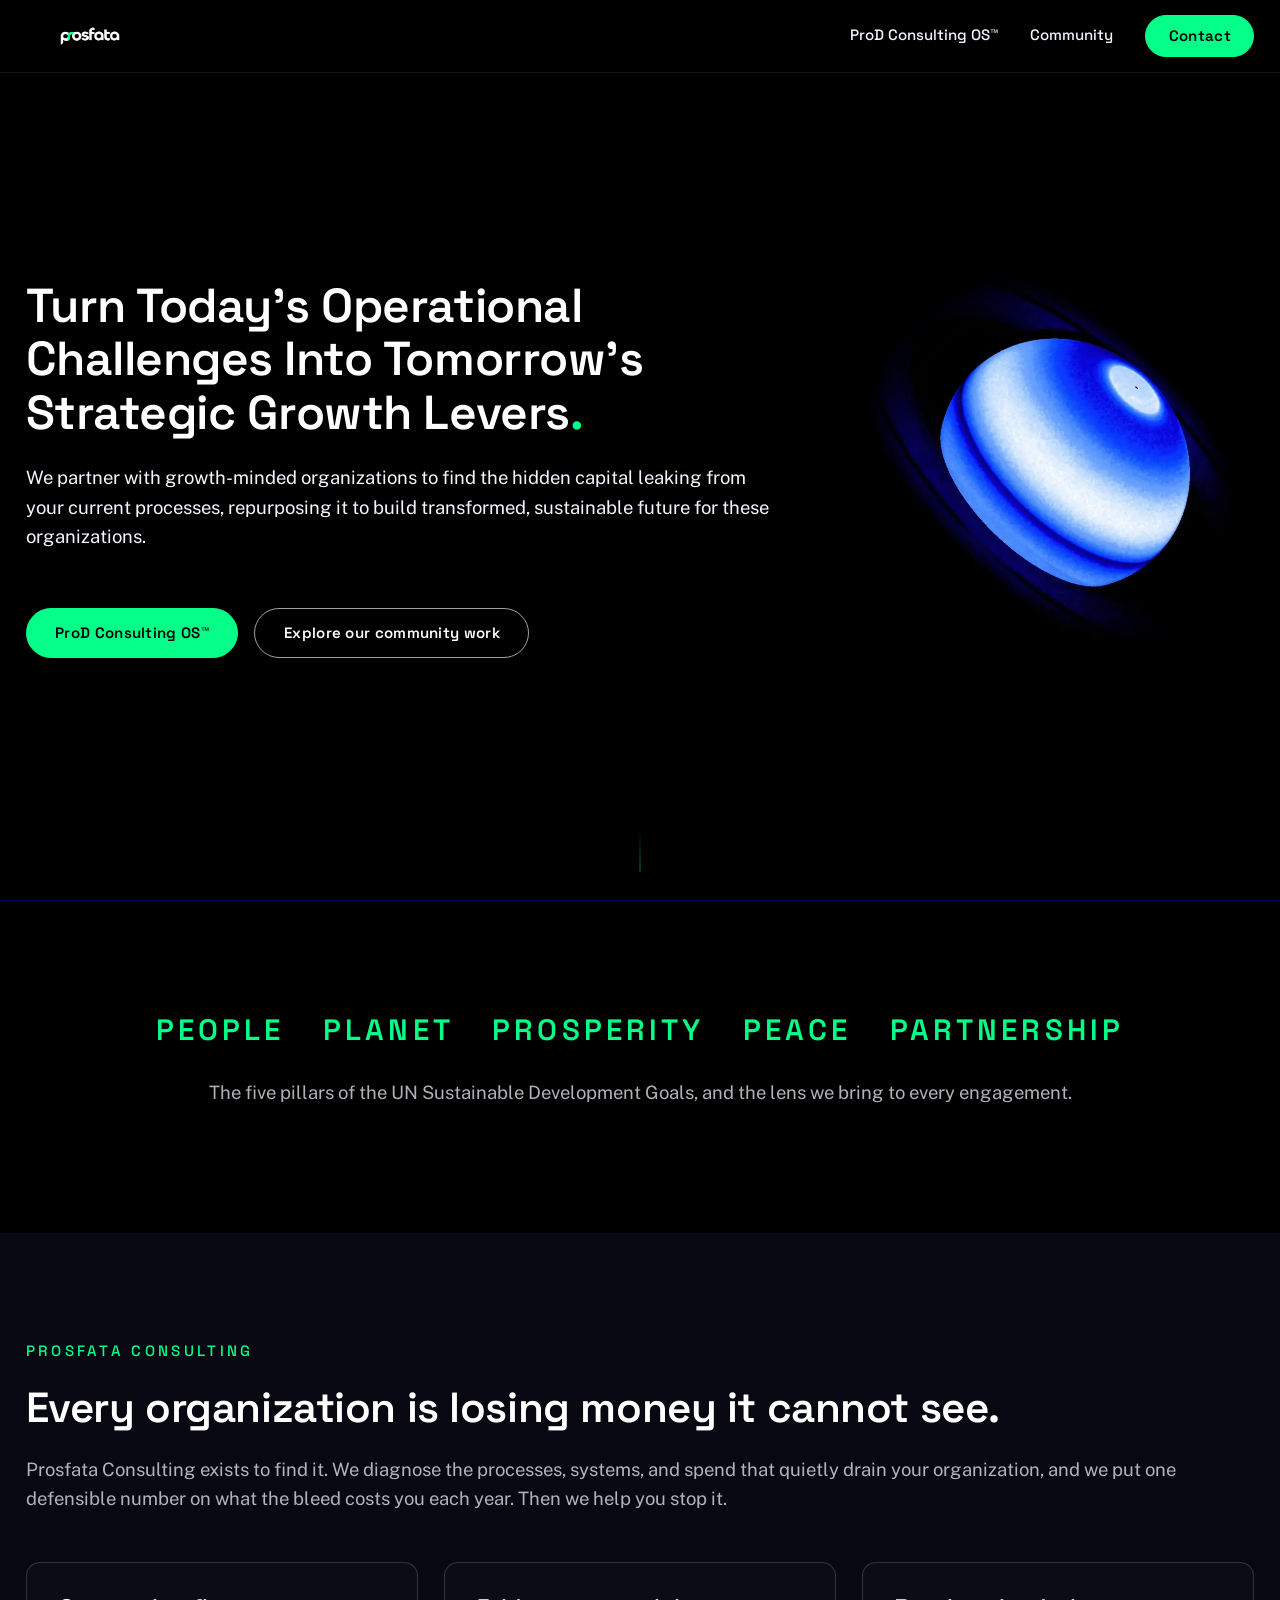
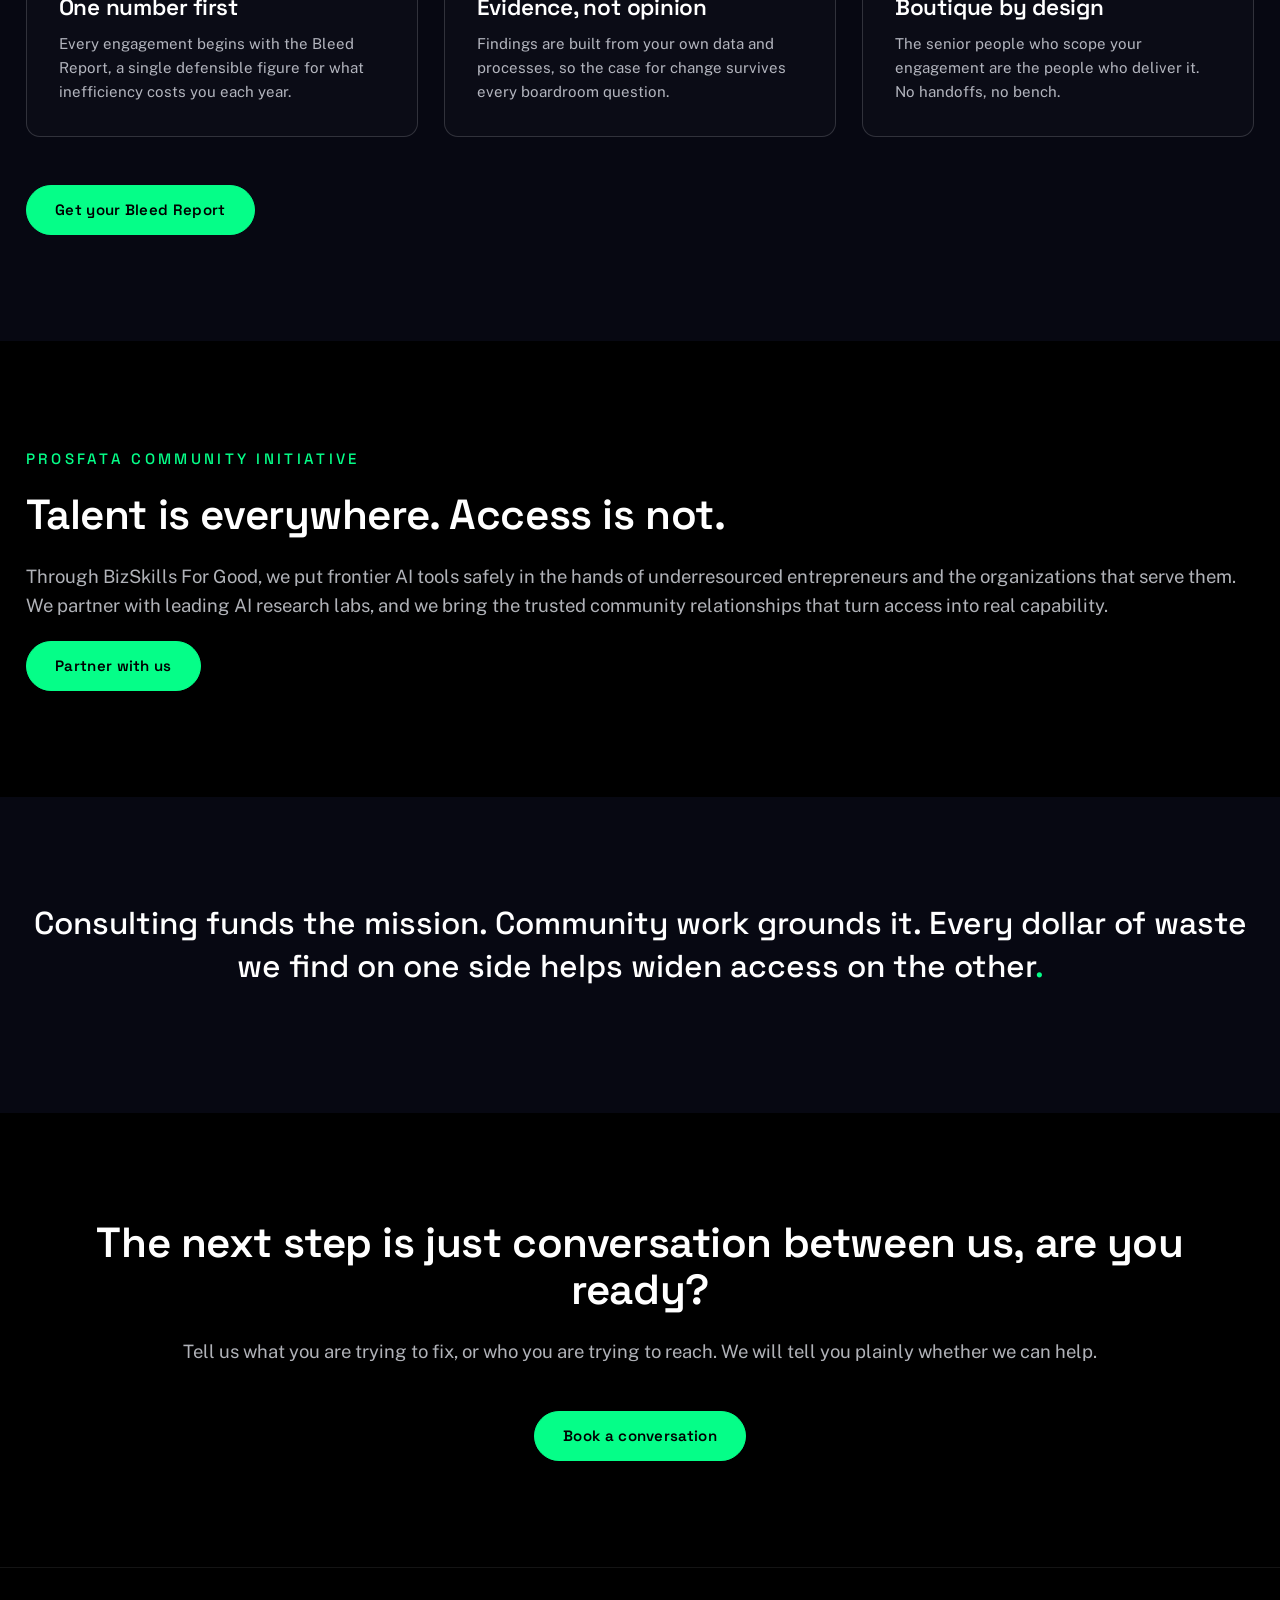
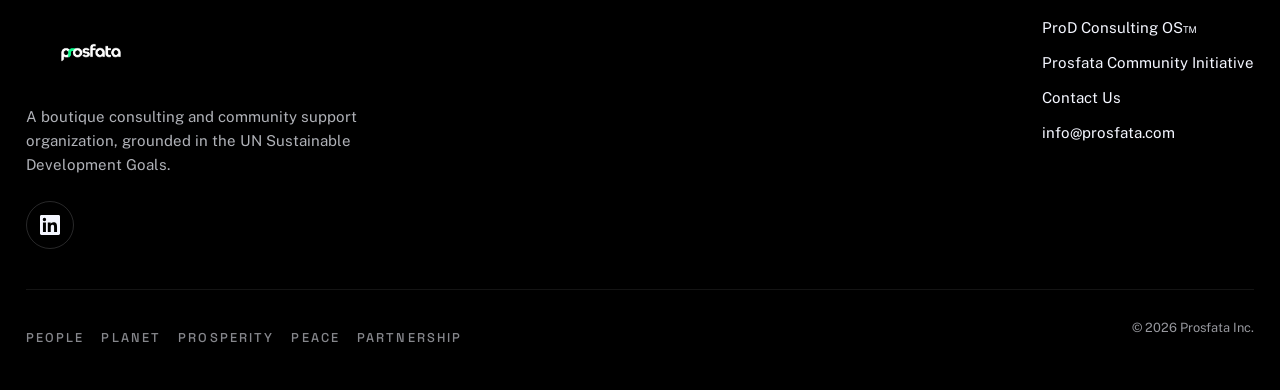
<file: index.html>
<!DOCTYPE html>
<html lang="en">
<head>
  <meta charset="UTF-8">
  <meta name="viewport" content="width=device-width, initial-scale=1.0">
  <title>Prosfata Inc. | Find the money you are losing, fund the change you want</title>
  <meta name="description" content="Prosfata Inc. is a boutique consulting and community support organization. We find the money organizations are losing and widen access to AI for underresourced communities.">

  <link rel="canonical" href="https://prosfata.com/">
  <meta property="og:type" content="website">
  <meta property="og:site_name" content="Prosfata Inc.">
  <meta property="og:title" content="Prosfata Inc. | Find the money you are losing, fund the change you want">
  <meta property="og:description" content="A boutique consulting and community support organization, grounded in the UN Sustainable Development Goals.">
  <meta property="og:url" content="https://prosfata.com/">
  <meta property="og:image" content="https://prosfata.com/assets/og-image.png">
  <meta property="og:image:width" content="1200">
  <meta property="og:image:height" content="630">
  <meta name="twitter:card" content="summary_large_image">

  <link rel="icon" type="image/svg+xml" href="assets/prosfata-icon.svg">
  <link rel="icon" type="image/png" sizes="32x32" href="assets/favicon-32.png">
  <link rel="apple-touch-icon" href="assets/apple-touch-icon.png">

  <link rel="preload" href="assets/fonts/space-grotesk-latin-500-600.woff2" as="font" type="font/woff2" crossorigin>
  <link rel="preload" href="assets/fonts/public-sans-latin-400-500.woff2" as="font" type="font/woff2" crossorigin>

  <link rel="stylesheet" href="css/style.css">
</head>
<body>

  <header class="site-header">
    <div class="container">
      <a class="brand" href="index.html" aria-label="Prosfata Inc. home">
        <img src="assets/prosfata-logo-white.png" alt="Prosfata Inc." width="400" height="225">
      </a>
      <nav class="nav-desktop" aria-label="Primary">
        <a class="nav-link" href="prod-consulting-os.html">ProD Consulting OS&trade;</a>
        <a class="nav-link" href="community.html">Community</a>
        <a class="btn btn--primary nav-cta" href="contact.html">Contact</a>
      </nav>
      <button class="nav-toggle" aria-expanded="false" aria-controls="mobile-menu" aria-label="Open menu">
        <span class="nav-toggle-bar"></span>
        <span class="nav-toggle-bar"></span>
        <span class="nav-toggle-bar"></span>
      </button>
    </div>
  </header>

  <nav class="nav-mobile" id="mobile-menu" aria-label="Mobile">
    <ul>
      <li><a class="nav-link" href="prod-consulting-os.html">ProD Consulting OS&trade;</a></li>
      <li><a class="nav-link" href="community.html">Community</a></li>
      <li><a class="btn btn--primary nav-cta" href="contact.html">Contact</a></li>
    </ul>
  </nav>

  <main>

    <!-- Section 1: Hero -->
    <section class="hero" aria-label="Introduction">
      <div class="container hero-layout">
        <div class="hero-content">
          <h1>Turn Today&rsquo;s Operational Challenges Into Tomorrow&rsquo;s Strategic Growth Levers<span class="echo">.</span></h1>
          <p class="hero-sub">We partner with growth-minded organizations to find the hidden capital leaking from your current processes, repurposing it to build transformed, sustainable future for these organizations.</p>
          <div class="hero-ctas">
            <a class="btn btn--primary" href="prod-consulting-os.html">ProD Consulting OS&trade;</a>
            <a class="btn btn--secondary" href="community.html">Explore our community work</a>
          </div>
        </div>
        <div class="hero-planet">
          <picture>
            <source type="image/webp"
              srcset="assets/hero-planet-800.webp 800w,
                      assets/hero-planet-1400.webp 1400w,
                      assets/hero-planet-2000.webp 2000w,
                      assets/hero-planet-2800.webp 2800w"
              sizes="(min-width: 901px) min(33vw, 85svh, 760px), min(74vw, 46svh)">
            <img src="assets/hero-planet.jpg" width="1280" height="1279"
              alt="A glowing blue planet with rings against black space"
              fetchpriority="high" decoding="async">
          </picture>
        </div>
      </div>
      <div class="scroll-cue" aria-hidden="true"></div>
    </section>

    <!-- Section 2: The 5 Ps strip -->
    <section class="section pillars" aria-label="The five Ps">
      <div class="container">
        <ul class="pillars-words">
          <li>People</li>
          <li>Planet</li>
          <li>Prosperity</li>
          <li>Peace</li>
          <li>Partnership</li>
        </ul>
        <p>The five pillars of the UN Sustainable Development Goals, and the lens we bring to every engagement.</p>
      </div>
    </section>

    <!-- Section 3: Product One, Consulting -->
    <section class="section section--off" aria-labelledby="consulting-h">
      <div class="container">
        <p class="kicker">Prosfata Consulting</p>
        <h2 id="consulting-h">Every organization is losing money it cannot see.</h2>
        <p class="lead">Prosfata Consulting exists to find it. We diagnose the processes, systems, and spend that quietly drain your organization, and we put one defensible number on what the bleed costs you each year. Then we help you stop it.</p>
        <div class="proof-grid">
          <article class="proof-card">
            <h3>One number first</h3>
            <p>Every engagement begins with the Bleed Report, a single defensible figure for what inefficiency costs you each year.</p>
          </article>
          <article class="proof-card">
            <h3>Evidence, not opinion</h3>
            <p>Findings are built from your own data and processes, so the case for change survives every boardroom question.</p>
          </article>
          <article class="proof-card">
            <h3>Boutique by design</h3>
            <p>The senior people who scope your engagement are the people who deliver it. No handoffs, no bench.</p>
          </article>
        </div>
        <a class="btn btn--primary" href="prod-consulting-os.html">Get your Bleed Report</a>
      </div>
    </section>

    <!-- Section 4: Product Two, Community -->
    <section class="section" aria-labelledby="community-h">
      <div class="container">
        <p class="kicker">Prosfata Community Initiative</p>
        <h2 id="community-h">Talent is everywhere. Access is not.</h2>
        <p class="lead">Through BizSkills For Good, we put frontier AI tools safely in the hands of underresourced entrepreneurs and the organizations that serve them. We partner with leading AI research labs, and we bring the trusted community relationships that turn access into real capability.</p>
        <a class="btn btn--primary" href="community.html">Partner with us</a>
      </div>
    </section>

    <!-- Section 5: The bridge -->
    <section class="section section--off bridge" aria-label="How the two connect">
      <div class="container">
        <p>Consulting funds the mission. Community work grounds it. Every dollar of waste we find on one side helps widen access on the other<span class="echo">.</span></p>
      </div>
    </section>

    <!-- Section 6: Closing CTA -->
    <section class="section closing" aria-labelledby="closing-h">
      <div class="container">
        <h2 id="closing-h">The next step is just conversation between us, are you ready?</h2>
        <p>Tell us what you are trying to fix, or who you are trying to reach. We will tell you plainly whether we can help.</p>
        <a class="btn btn--primary" href="contact.html">Book a conversation</a>
      </div>
    </section>

  </main>

  <footer class="site-footer">
    <div class="container">
      <div class="footer-top">
        <div class="footer-brand">
          <img src="assets/prosfata-logo-white.png" alt="Prosfata Inc." width="400" height="225">
          <p>A boutique consulting and community support organization, grounded in the UN Sustainable Development Goals.</p>
          <a class="social-link footer-social" href="https://www.linkedin.com/company/prosfata/" target="_blank" rel="noopener" aria-label="Prosfata Inc. on LinkedIn (opens in a new tab)">
            <svg viewBox="0 0 24 24" aria-hidden="true" focusable="false"><path d="M20.45 20.45h-3.55v-5.57c0-1.33-.03-3.04-1.85-3.04-1.86 0-2.14 1.45-2.14 2.94v5.67H9.35V9h3.41v1.56h.05c.47-.9 1.63-1.85 3.36-1.85 3.6 0 4.27 2.37 4.27 5.46v6.28zM5.34 7.43a2.06 2.06 0 1 1 0-4.12 2.06 2.06 0 0 1 0 4.12zM7.12 20.45H3.56V9h3.56v11.45zM22.22 0H1.77C.79 0 0 .77 0 1.72v20.55C0 23.23.79 24 1.77 24h20.45c.98 0 1.78-.77 1.78-1.73V1.72C24 .77 23.2 0 22.22 0z"/></svg>
          </a>
        </div>
        <nav class="footer-nav" aria-label="Footer">
          <a href="prod-consulting-os.html">ProD Consulting OS&trade;</a>
          <a href="community.html">Prosfata Community Initiative</a>
          <a href="contact.html">Contact Us</a>
          <a href="mailto:info@prosfata.com">info@prosfata.com</a>
        </nav>
      </div>
      <div class="footer-bottom">
        <ul class="footer-ps">
          <li>People</li>
          <li>Planet</li>
          <li>Prosperity</li>
          <li>Peace</li>
          <li>Partnership</li>
        </ul>
        <p class="footer-copy">&copy; 2026 Prosfata Inc.</p>
      </div>
    </div>
  </footer>

  <script src="js/main.js"></script>
</body>
</html>
</file>
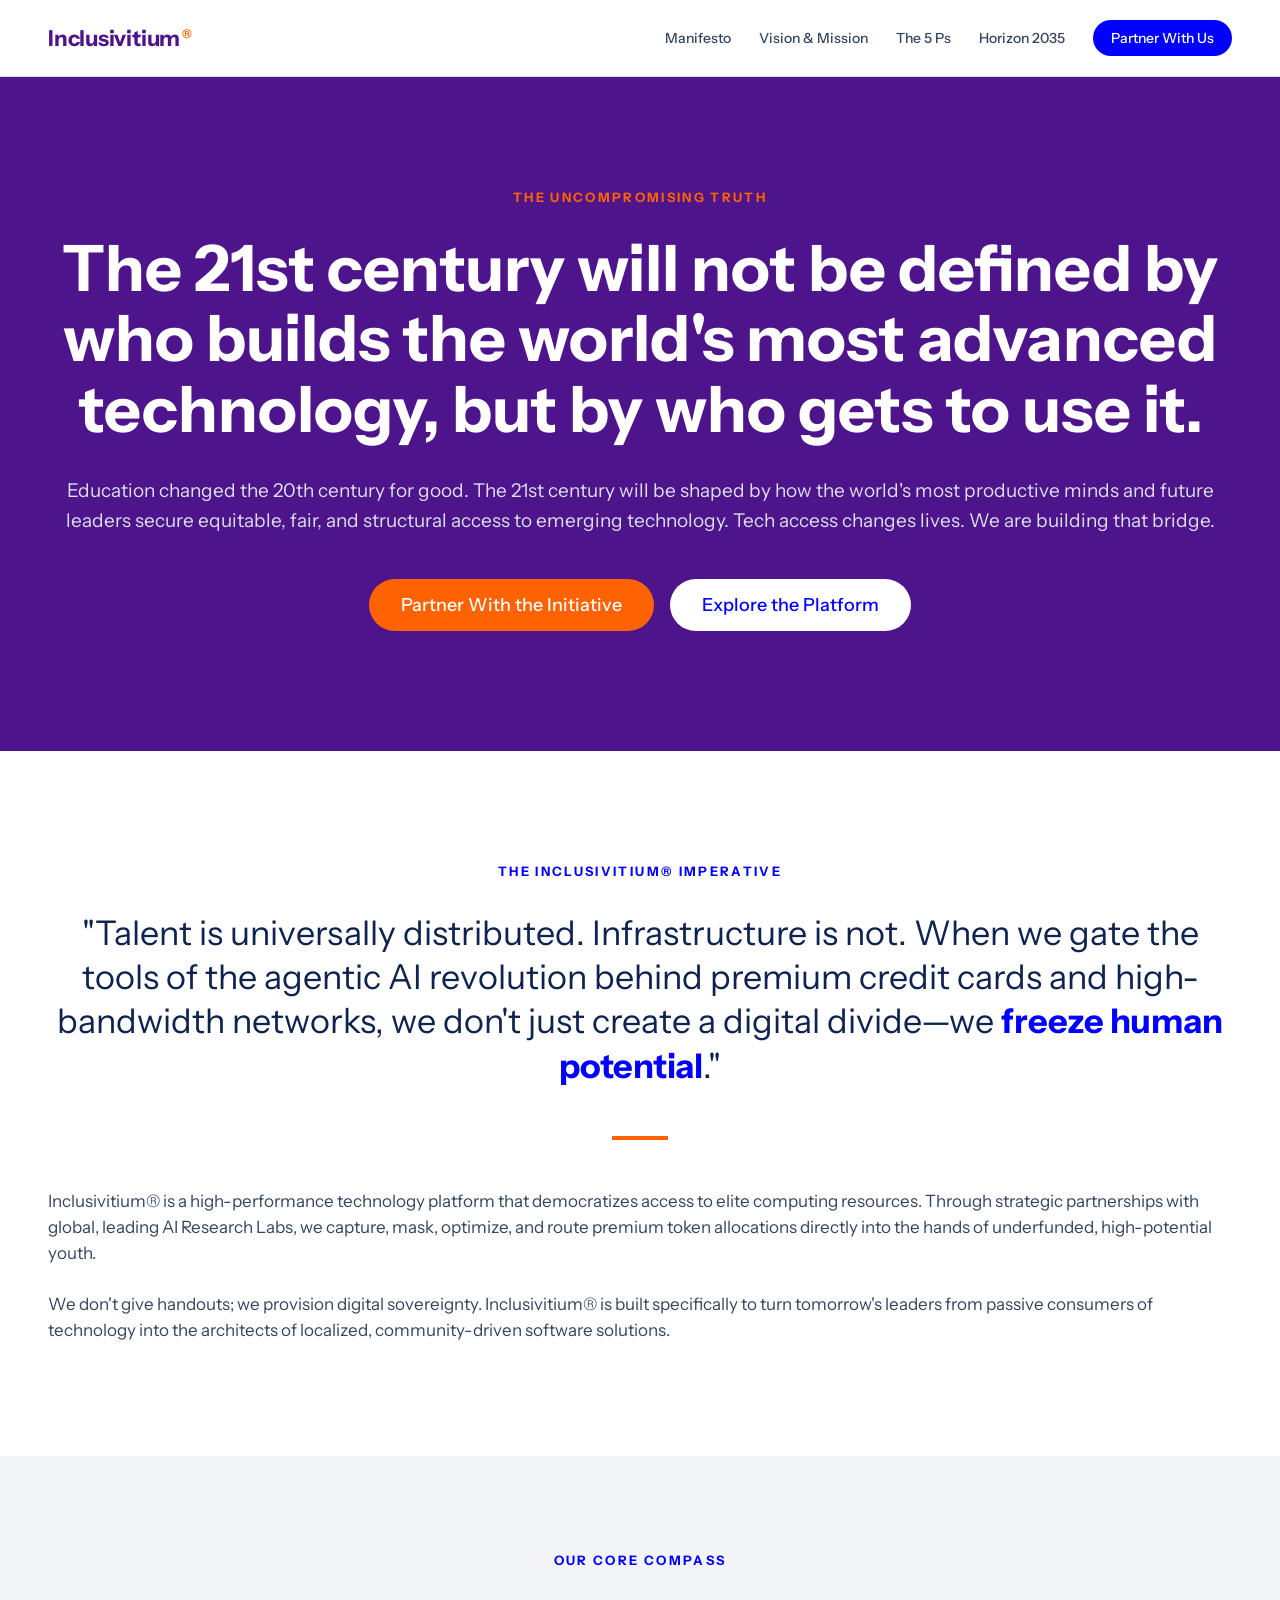
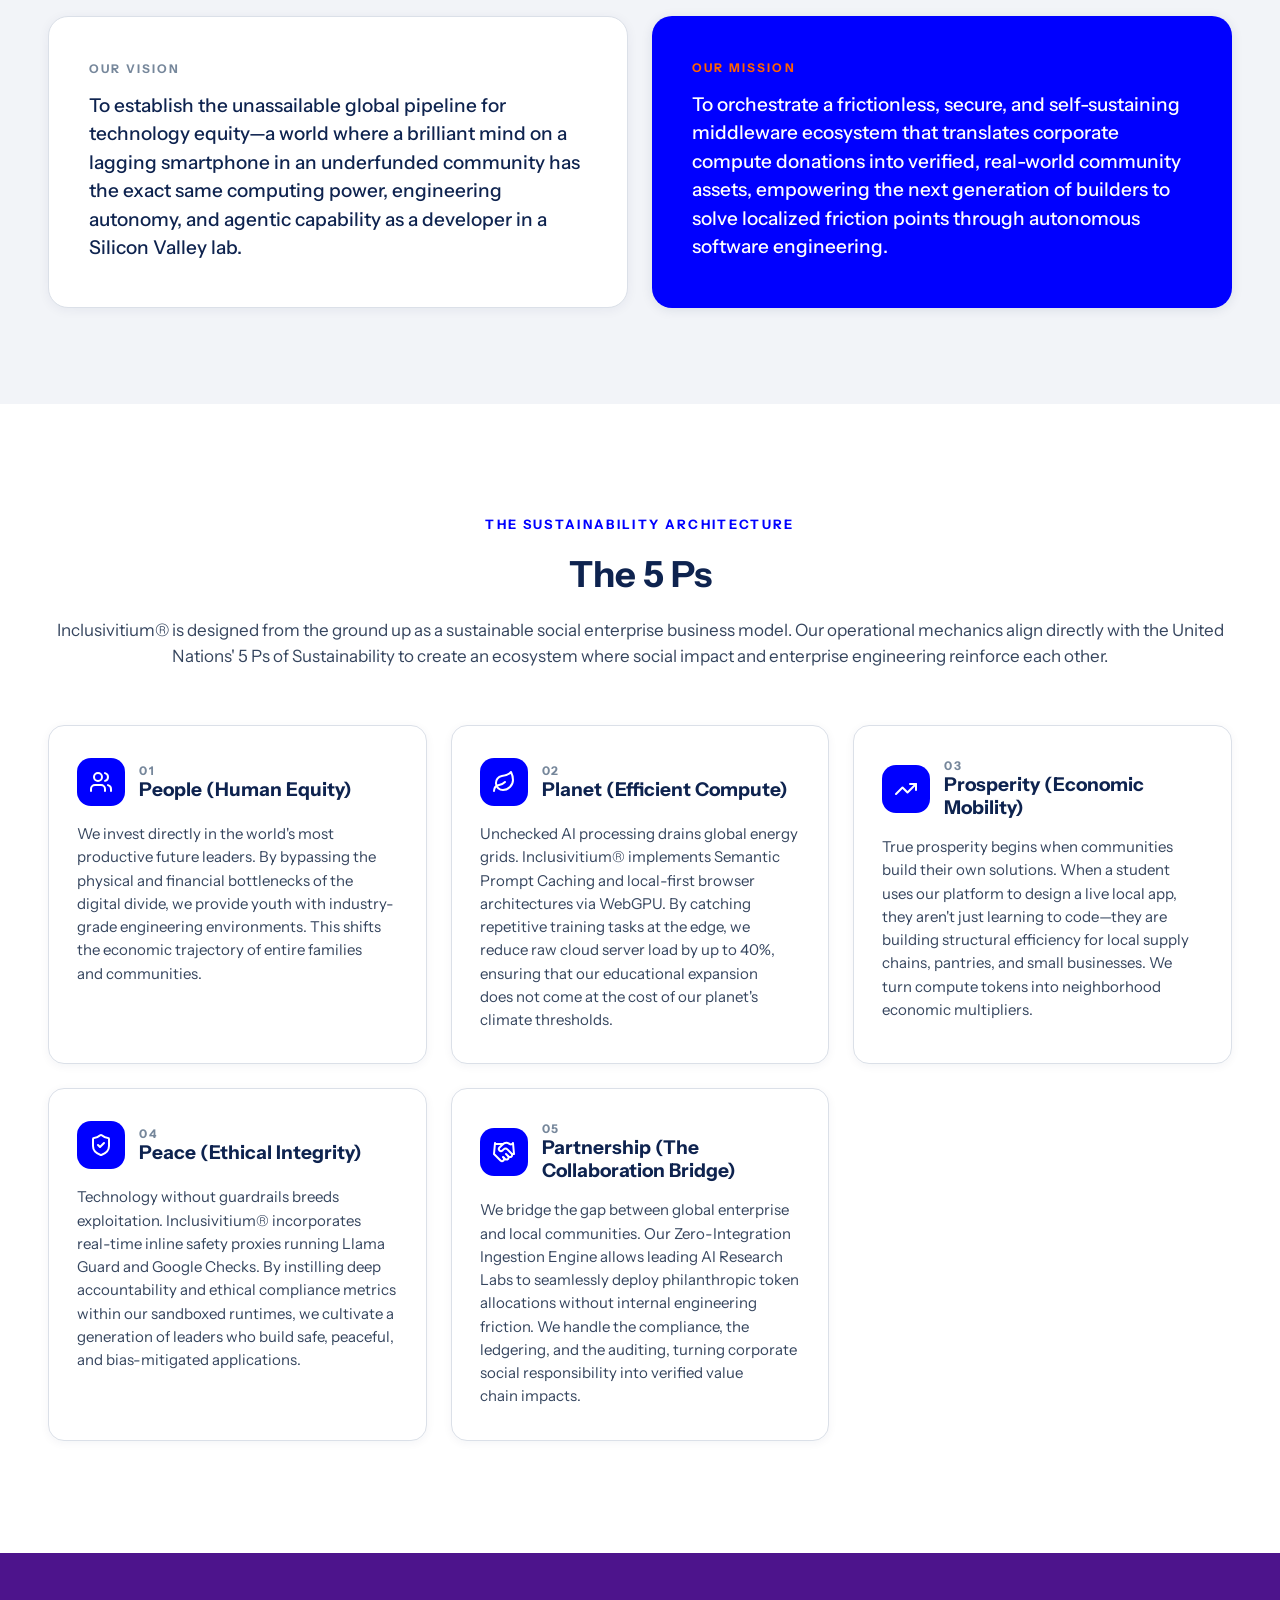
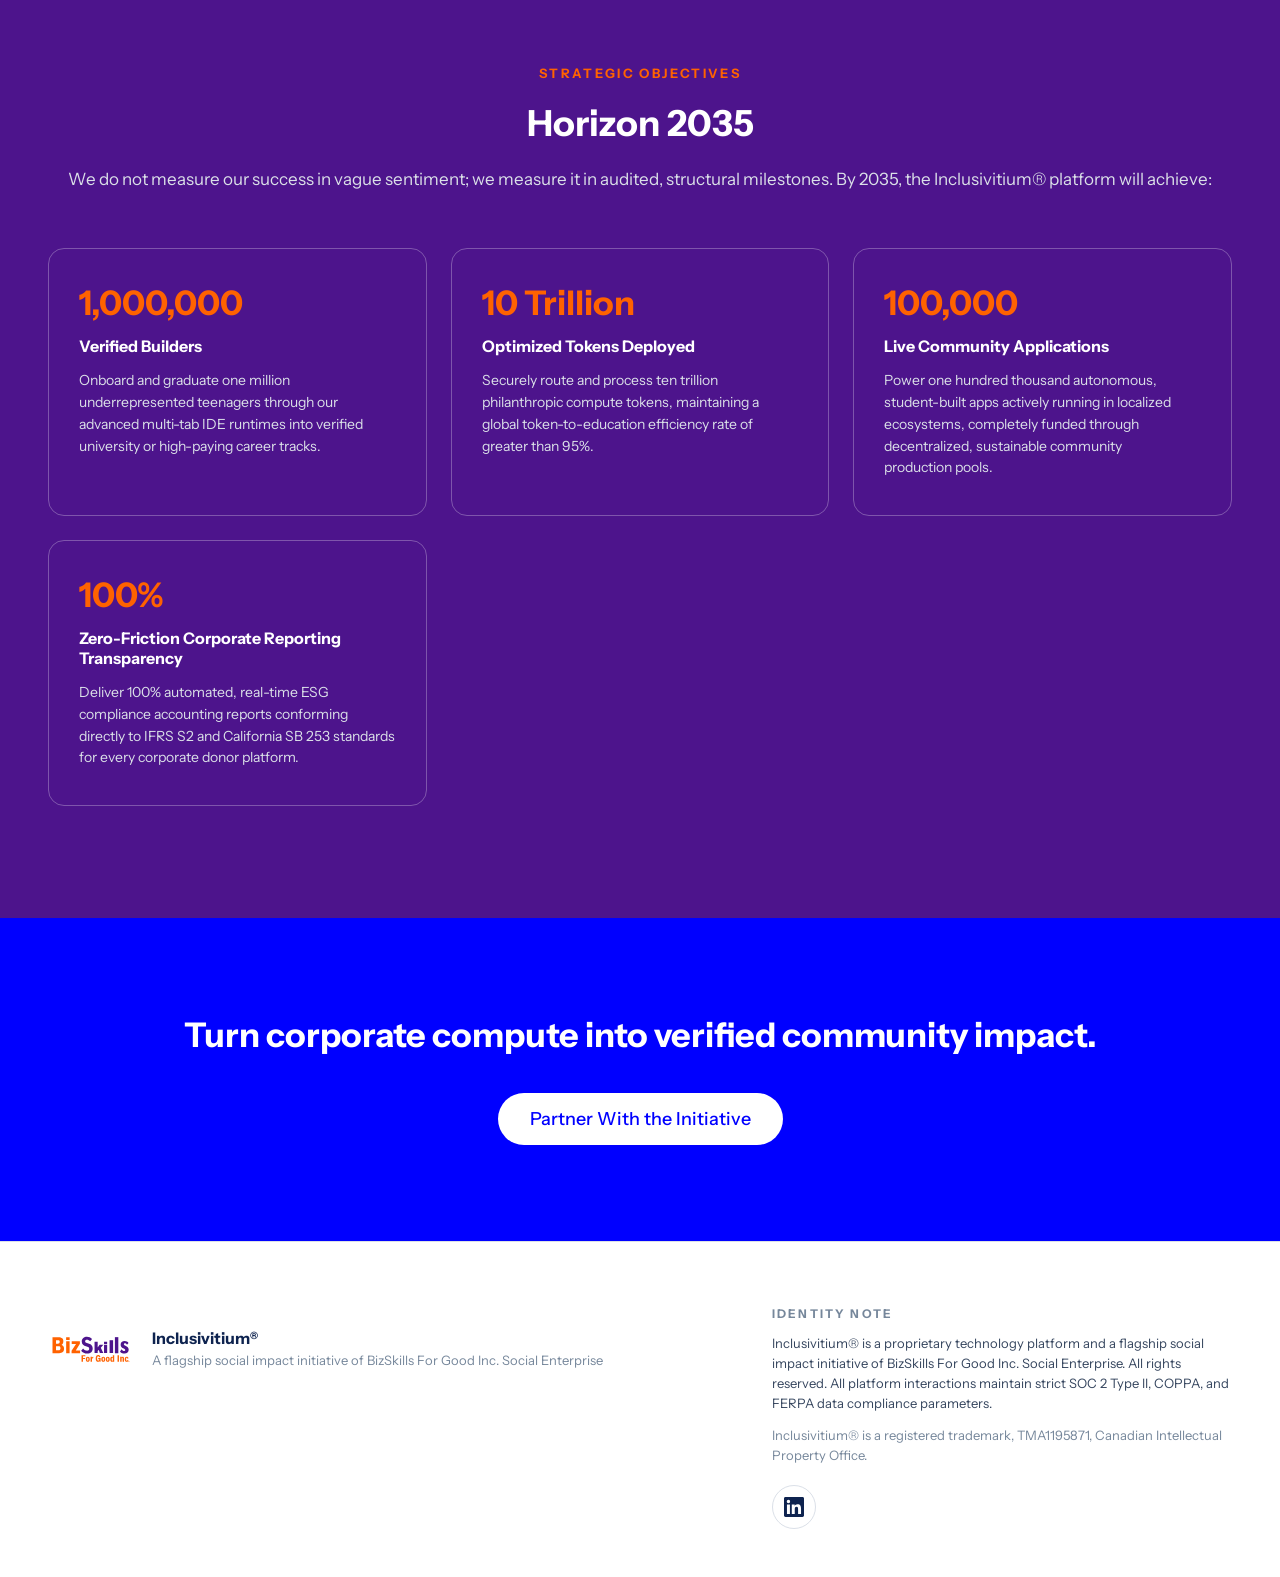
<file: community.html>
<!DOCTYPE html>
<html lang="en">
<head>
  <meta charset="UTF-8">
  <meta name="viewport" content="width=device-width, initial-scale=1.0">
  <title>Inclusivitium&reg; | Prosfata Inc.</title>
  <meta name="description" content="Inclusivitium&reg;, a flagship social impact initiative of BizSkills For Good Inc., democratizes access to elite computing resources for underfunded, high-potential youth.">

  <link rel="canonical" href="https://prosfata.com/community.html">
  <meta property="og:type" content="website">
  <meta property="og:site_name" content="Prosfata Inc.">
  <meta property="og:title" content="Inclusivitium&reg; | Prosfata Inc.">
  <meta property="og:description" content="The 21st century will not be defined by who builds the world's most advanced technology, but by who gets to use it.">
  <meta property="og:url" content="https://prosfata.com/community.html">
  <meta property="og:image" content="https://prosfata.com/assets/og-image.png">
  <meta property="og:image:width" content="1200">
  <meta property="og:image:height" content="630">
  <meta name="twitter:card" content="summary_large_image">

  <link rel="icon" type="image/svg+xml" href="assets/prosfata-icon.svg">
  <link rel="icon" type="image/png" sizes="32x32" href="assets/favicon-32.png">
  <link rel="apple-touch-icon" href="assets/apple-touch-icon.png">

  <link rel="preconnect" href="https://fonts.googleapis.com">
  <link rel="preconnect" href="https://fonts.gstatic.com" crossorigin>
  <link rel="stylesheet" href="https://fonts.googleapis.com/css2?family=Instrument+Sans:ital,wght@0,300;0,400;0,500;0,700;1,400&display=swap">

  <style>
    :root {
      --blue-primary: #0000FF;
      --base-mist: #DBE0E8;
      --navy-deep: #0E234F;
      --blue-600: #0000D6;
      --blue-700: #0000A8;
      --neutral-50: #F2F4F8;
      --neutral-100: #DBE0E8;
      --neutral-400: #76879B;
      --text-body: #35455E;
      --text-muted: var(--neutral-400);
      --text-link: var(--blue-primary);
      --accent-primary: var(--blue-primary);
      --border-subtle: var(--neutral-100);
      --purple-deep: #4D148C;
      --orange-spark: #FF6200;
      --font-sans: 'Helvetica Neue', 'Instrument Sans', Helvetica, Arial, sans-serif;
    }

    * { box-sizing: border-box; }
    html, body { margin: 0; padding: 0; background: #FFFFFF; }
    body {
      min-width: 320px;
      font-family: var(--font-sans);
      color: var(--text-body);
      -webkit-font-smoothing: antialiased;
    }
    a { color: var(--text-link); text-decoration: none; }
    a:hover { color: var(--blue-600); text-decoration: underline; }

    .btn {
      font-family: var(--font-sans);
      font-weight: 500;
      border: none;
      border-radius: 999px;
      cursor: pointer;
      display: inline-flex;
      align-items: center;
      justify-content: center;
      gap: 8px;
      transition: background-color 150ms ease-out, color 150ms ease-out, border-color 150ms ease-out;
      text-decoration: none;
      white-space: nowrap;
    }
    .btn:hover { text-decoration: none; }
    .btn--sm { font-size: 14px; padding: 8px 18px; min-height: 36px; }
    .btn--lg { font-size: 18px; padding: 14px 32px; min-height: 52px; }
    .btn--primary { background: var(--blue-primary); color: #FFFFFF; }
    .btn--primary:hover { background: var(--blue-600); color: #FFFFFF; }
    .btn--primary:active { background: var(--blue-700); }
    .btn--orange { background: var(--orange-spark); color: #FFFFFF; }
    .btn--orange:hover { background: var(--orange-spark); color: #FFFFFF; }
    .btn--inverse { background: #FFFFFF; color: var(--blue-primary); }
    .btn--inverse:hover { background: var(--neutral-50); color: var(--blue-primary); }
    .btn--inverse:active { background: var(--neutral-100); }

    .site-nav {
      display: flex;
      align-items: center;
      justify-content: space-between;
      gap: 24px;
      padding: 20px 48px;
      border-bottom: 1px solid var(--border-subtle);
      background: #FFFFFF;
      position: sticky;
      top: 0;
      z-index: 20;
    }
    .brand-lockup { display: flex; align-items: baseline; gap: 2px; }
    .brand-lockup:hover { text-decoration: none; }
    .brand-name { font-size: 22px; font-weight: 700; color: var(--purple-deep); letter-spacing: -0.01em; }
    .brand-reg { font-size: 12px; font-weight: 700; color: var(--orange-spark); position: relative; top: -8px; }
    .nav-links { display: flex; align-items: center; gap: 28px; font-size: 14px; font-weight: 500; }
    .nav-links > a:not(.btn) { color: var(--text-body); }

    .nav-toggle {
      display: none;
      flex-direction: column;
      justify-content: center;
      gap: 5px;
      width: 44px;
      height: 44px;
      padding: 0;
      border: none;
      background: transparent;
      cursor: pointer;
    }
    .nav-toggle-bar {
      display: block;
      width: 24px;
      height: 2px;
      margin: 0 auto;
      background: var(--purple-deep);
      border-radius: 2px;
      transition: transform 200ms ease, opacity 200ms ease;
    }
    .nav-toggle[aria-expanded="true"] .nav-toggle-bar:nth-child(1) { transform: translateY(7px) rotate(45deg); }
    .nav-toggle[aria-expanded="true"] .nav-toggle-bar:nth-child(2) { opacity: 0; }
    .nav-toggle[aria-expanded="true"] .nav-toggle-bar:nth-child(3) { transform: translateY(-7px) rotate(-45deg); }

    .nav-mobile {
      display: none;
      position: absolute;
      top: 100%;
      left: 0;
      right: 0;
      background: #FFFFFF;
      border-bottom: 1px solid var(--border-subtle);
      box-shadow: 0 12px 28px rgba(14, 35, 79, 0.10);
      padding: 8px 24px 20px;
    }
    .nav-mobile.is-open { display: block; }
    .nav-mobile ul { list-style: none; margin: 0; padding: 0; display: flex; flex-direction: column; }
    .nav-mobile a:not(.btn) {
      display: block;
      padding: 14px 4px;
      font-size: 16px;
      font-weight: 500;
      color: var(--text-body);
      border-bottom: 1px solid var(--border-subtle);
    }
    .nav-mobile a:not(.btn):hover { text-decoration: none; color: var(--blue-primary); }
    .nav-mobile .btn { margin-top: 16px; width: 100%; }

    .hero {
      background: var(--purple-deep);
      color: #FFFFFF;
      padding: 112px 48px 120px;
      display: flex;
      flex-direction: column;
      align-items: center;
      text-align: center;
    }
    .kicker {
      font-size: 13px;
      font-weight: 700;
      letter-spacing: 0.18em;
      text-transform: uppercase;
    }
    .hero .kicker { color: var(--orange-spark); margin-bottom: 28px; }
    .hero h1 {
      margin: 0;
      width: 100%;
      font-size: clamp(38px, 5vw, 64px);
      line-height: 1.1;
      font-weight: 700;
      color: #FFFFFF;
    }
    .hero-sub {
      margin: 32px 0 0;
      width: 100%;
      font-size: 19px;
      line-height: 1.55;
      font-weight: 300;
      color: var(--base-mist);
    }
    .hero-ctas { display: flex; gap: 16px; margin-top: 44px; flex-wrap: wrap; justify-content: center; }

    .manifesto {
      padding: 112px 48px;
      background: #FFFFFF;
      display: flex;
      flex-direction: column;
      align-items: center;
    }
    .manifesto .kicker { color: var(--accent-primary); margin-bottom: 32px; }
    .manifesto blockquote {
      margin: 0;
      width: 100%;
      text-align: center;
      font-size: clamp(24px, 3vw, 34px);
      line-height: 1.3;
      font-weight: 300;
      color: var(--navy-deep);
    }
    .manifesto blockquote em { font-style: normal; color: var(--accent-primary); font-weight: 700; }
    .manifesto-rule { width: 56px; height: 4px; background: var(--orange-spark); margin: 48px 0; }
    .manifesto-body {
      width: 100%;
      display: flex;
      flex-direction: column;
      gap: 24px;
      font-size: 17px;
      line-height: 1.55;
      color: var(--text-body);
    }
    .manifesto-body p { margin: 0; }

    .compass { padding: 96px 48px; background: var(--neutral-50); }
    .compass-inner { width: 100%; }
    .compass .kicker { text-align: center; color: var(--accent-primary); margin-bottom: 48px; }
    .compass-grid { display: grid; grid-template-columns: repeat(auto-fit, minmax(340px, 1fr)); gap: 24px; }
    .compass-card {
      background: #FFFFFF;
      border: 1px solid var(--border-subtle);
      border-radius: 20px;
      padding: 44px 40px;
      box-shadow: 0 2px 12px rgba(14, 35, 79, 0.06);
    }
    .compass-card--brand {
      background: var(--blue-primary);
      border: none;
      box-shadow: 0 2px 12px rgba(14, 35, 79, 0.10);
    }
    .card-label {
      font-size: 12px;
      font-weight: 700;
      letter-spacing: 0.18em;
      text-transform: uppercase;
      color: var(--neutral-400);
      margin-bottom: 16px;
    }
    .compass-card--brand .card-label { color: var(--orange-spark); }
    .compass-card p {
      margin: 0;
      font-size: 19px;
      line-height: 1.5;
      color: var(--navy-deep);
      font-weight: 500;
      text-wrap: pretty;
    }
    .compass-card--brand p { color: #FFFFFF; }

    .five-ps { padding: 112px 48px; background: #FFFFFF; }
    .five-ps-inner { width: 100%; }
    .five-ps .kicker { text-align: center; color: var(--accent-primary); margin-bottom: 20px; }
    .five-ps h2 {
      margin: 0 auto;
      width: 100%;
      text-align: center;
      font-size: 36px;
      line-height: 1.25;
      font-weight: 700;
      color: var(--navy-deep);
    }
    .five-ps-intro {
      margin: 20px auto 56px;
      width: 100%;
      text-align: center;
      font-size: 17px;
      line-height: 1.55;
      color: var(--text-body);
      text-wrap: pretty;
    }
    .five-ps-grid { display: grid; grid-template-columns: repeat(auto-fit, minmax(300px, 1fr)); gap: 24px; }
    .p-card {
      background: #FFFFFF;
      border: 1px solid var(--border-subtle);
      border-radius: 16px;
      padding: 32px 28px;
      box-shadow: 0 2px 10px rgba(14, 35, 79, 0.05);
      display: flex;
      flex-direction: column;
      gap: 16px;
    }
    .p-card-head { display: flex; align-items: center; gap: 14px; }
    .p-icon {
      width: 48px;
      height: 48px;
      border-radius: 14px;
      background: var(--blue-primary);
      display: flex;
      align-items: center;
      justify-content: center;
      flex: none;
      color: #FFFFFF;
    }
    .p-icon svg { width: 24px; height: 24px; }
    .p-num {
      font-size: 12px;
      font-weight: 700;
      letter-spacing: 0.14em;
      text-transform: uppercase;
      color: var(--neutral-400);
    }
    .p-title { font-size: 19px; font-weight: 700; color: var(--navy-deep); }
    .p-card > p { margin: 0; font-size: 15px; line-height: 1.55; color: var(--text-body); text-wrap: pretty; }

    .horizon { padding: 112px 48px; background: var(--purple-deep); color: #FFFFFF; }
    .horizon-inner { width: 100%; }
    .horizon .kicker { text-align: center; color: var(--orange-spark); margin-bottom: 20px; }
    .horizon h2 {
      margin: 0 auto;
      text-align: center;
      font-size: 36px;
      line-height: 1.25;
      font-weight: 700;
      color: #FFFFFF;
    }
    .horizon-intro {
      margin: 20px auto 56px;
      width: 100%;
      text-align: center;
      font-size: 17px;
      line-height: 1.55;
      font-weight: 300;
      color: var(--base-mist);
      text-wrap: pretty;
    }
    .horizon-grid { display: grid; grid-template-columns: repeat(auto-fit, minmax(280px, 1fr)); gap: 24px; }
    .objective-card {
      border: 1px solid rgba(255, 255, 255, 0.28);
      border-radius: 16px;
      padding: 36px 30px;
      display: flex;
      flex-direction: column;
      gap: 14px;
    }
    .objective-stat { font-size: 34px; font-weight: 700; line-height: 1.1; color: var(--orange-spark); }
    .objective-title { font-size: 16px; font-weight: 700; color: #FFFFFF; }
    .objective-card p {
      margin: 0;
      font-size: 14px;
      line-height: 1.55;
      font-weight: 300;
      color: var(--base-mist);
      text-wrap: pretty;
    }

    .partner-cta { padding: 96px 48px; background: var(--blue-primary); text-align: center; }
    .partner-cta h2 {
      margin: 0 auto;
      width: 100%;
      font-size: 34px;
      line-height: 1.25;
      font-weight: 700;
      color: #FFFFFF;
      text-wrap: balance;
    }
    .partner-cta-actions { display: flex; gap: 16px; justify-content: center; margin-top: 36px; flex-wrap: wrap; }

    .site-footer {
      background: #FFFFFF;
      border-top: 1px solid var(--border-subtle);
      padding: 64px 48px 48px;
    }
    .footer-linkedin {
      display: inline-flex;
      align-items: center;
      justify-content: center;
      width: 44px;
      height: 44px;
      border: 1px solid var(--border-subtle);
      border-radius: 50%;
      color: var(--navy-deep);
      margin-top: 8px;
      transition: color 150ms ease, border-color 150ms ease;
    }
    .footer-linkedin:hover { color: var(--blue-primary); border-color: var(--blue-primary); text-decoration: none; }
    .footer-linkedin svg { width: 20px; height: 20px; fill: currentColor; }
    .footer-inner {
      width: 100%;
      display: flex;
      flex-wrap: wrap;
      gap: 40px;
      align-items: flex-start;
      justify-content: space-between;
    }
    .footer-brand { display: flex; align-items: center; gap: 20px; }
    .footer-brand img { width: 84px; height: 84px; }
    .footer-brand-name { font-size: 16px; font-weight: 700; color: var(--navy-deep); }
    .footer-brand-name .brand-reg-sm { font-size: 10px; position: relative; top: -5px; }
    .footer-brand-tag { font-size: 13px; color: var(--text-muted); margin-top: 4px; }
    .footer-note { max-width: 460px; display: flex; flex-direction: column; gap: 12px; }
    .footer-note-label {
      font-size: 12px;
      font-weight: 700;
      letter-spacing: 0.18em;
      text-transform: uppercase;
      color: var(--neutral-400);
    }
    .footer-note p { margin: 0; font-size: 13px; line-height: 1.55; color: var(--text-body); }
    .footer-note p.muted { color: var(--text-muted); }

    @media (max-width: 860px) {
      .nav-links { display: none; }
      .nav-toggle { display: flex; }
    }
    @media (max-width: 720px) {
      .site-nav { padding: 16px 24px; }
      .hero { padding: 80px 24px 88px; }
      .manifesto, .five-ps, .horizon { padding: 80px 24px; }
      .compass, .partner-cta { padding: 72px 24px; }
      .site-footer { padding: 48px 24px 40px; }
      .compass-grid { grid-template-columns: 1fr; }
    }
  </style>
</head>
<body>

  <header class="site-nav">
    <a class="brand-lockup" href="index.html" aria-label="Prosfata Inc. home">
      <span class="brand-name">Inclusivitium</span>
      <span class="brand-reg">&reg;</span>
    </a>
    <nav class="nav-links" aria-label="Primary">
      <a href="#manifesto">Manifesto</a>
      <a href="#compass">Vision &amp; Mission</a>
      <a href="#five-ps">The 5 Ps</a>
      <a href="#horizon">Horizon 2035</a>
      <a class="btn btn--sm btn--primary" href="#partner">Partner With Us</a>
    </nav>
    <button class="nav-toggle" aria-expanded="false" aria-controls="community-mobile-menu" aria-label="Open menu">
      <span class="nav-toggle-bar"></span>
      <span class="nav-toggle-bar"></span>
      <span class="nav-toggle-bar"></span>
    </button>
    <nav class="nav-mobile" id="community-mobile-menu" aria-label="Mobile">
      <ul>
        <li><a href="#manifesto">Manifesto</a></li>
        <li><a href="#compass">Vision &amp; Mission</a></li>
        <li><a href="#five-ps">The 5 Ps</a></li>
        <li><a href="#horizon">Horizon 2035</a></li>
        <li><a class="btn btn--sm btn--primary" href="#partner">Partner With Us</a></li>
      </ul>
    </nav>
  </header>

  <main>

    <section class="hero" aria-labelledby="hero-title">
      <div class="kicker">The Uncompromising Truth</div>
      <h1 id="hero-title">The 21st century will not be defined by who builds the world's most advanced technology, but by who gets to use it.</h1>
      <p class="hero-sub">Education changed the 20th century for good. The 21st century will be shaped by how the world's most productive minds and future leaders secure equitable, fair, and structural access to emerging technology. Tech access changes lives. We are building that bridge.</p>
      <div class="hero-ctas">
        <a class="btn btn--lg btn--orange" href="#partner">Partner With the Initiative</a>
        <a class="btn btn--lg btn--inverse" href="#five-ps">Explore the Platform</a>
      </div>
    </section>

    <section id="manifesto" class="manifesto" aria-labelledby="manifesto-label">
      <div class="kicker" id="manifesto-label">The Inclusivitium&reg; Imperative</div>
      <blockquote>"Talent is universally distributed. Infrastructure is not. When we gate the tools of the agentic AI revolution behind premium credit cards and high-bandwidth networks, we don't just create a digital divide&mdash;we <em>freeze human potential</em>."</blockquote>
      <div class="manifesto-rule" aria-hidden="true"></div>
      <div class="manifesto-body">
        <p>Inclusivitium&reg; is a high-performance technology platform that democratizes access to elite computing resources. Through strategic partnerships with global, leading AI Research Labs, we capture, mask, optimize, and route premium token allocations directly into the hands of underfunded, high-potential youth.</p>
        <p>We don't give handouts; we provision digital sovereignty. Inclusivitium&reg; is built specifically to turn tomorrow's leaders from passive consumers of technology into the architects of localized, community-driven software solutions.</p>
      </div>
    </section>

    <section id="compass" class="compass" aria-labelledby="compass-label">
      <div class="compass-inner">
        <div class="kicker" id="compass-label">Our Core Compass</div>
        <div class="compass-grid">
          <div class="compass-card">
            <div class="card-label">Our Vision</div>
            <p>To establish the unassailable global pipeline for technology equity&mdash;a world where a brilliant mind on a lagging smartphone in an underfunded community has the exact same computing power, engineering autonomy, and agentic capability as a developer in a Silicon Valley lab.</p>
          </div>
          <div class="compass-card compass-card--brand">
            <div class="card-label">Our Mission</div>
            <p>To orchestrate a frictionless, secure, and self-sustaining middleware ecosystem that translates corporate compute donations into verified, real-world community assets, empowering the next generation of builders to solve localized friction points through autonomous software engineering.</p>
          </div>
        </div>
      </div>
    </section>

    <section id="five-ps" class="five-ps" aria-labelledby="five-ps-title">
      <div class="five-ps-inner">
        <div class="kicker">The Sustainability Architecture</div>
        <h2 id="five-ps-title">The 5 Ps</h2>
        <p class="five-ps-intro">Inclusivitium&reg; is designed from the ground up as a sustainable social enterprise business model. Our operational mechanics align directly with the United Nations' 5 Ps of Sustainability to create an ecosystem where social impact and enterprise engineering reinforce each other.</p>
        <div class="five-ps-grid">

          <div class="p-card">
            <div class="p-card-head">
              <div class="p-icon" aria-hidden="true">
                <svg xmlns="http://www.w3.org/2000/svg" viewBox="0 0 24 24" fill="none" stroke="currentColor" stroke-width="2" stroke-linecap="round" stroke-linejoin="round"><path d="M16 21v-2a4 4 0 0 0-4-4H6a4 4 0 0 0-4 4v2"/><path d="M16 3.128a4 4 0 0 1 0 7.744"/><path d="M22 21v-2a4 4 0 0 0-3-3.87"/><circle cx="9" cy="7" r="4"/></svg>
              </div>
              <div>
                <div class="p-num">01</div>
                <div class="p-title">People (Human Equity)</div>
              </div>
            </div>
            <p>We invest directly in the world's most productive future leaders. By bypassing the physical and financial bottlenecks of the digital divide, we provide youth with industry-grade engineering environments. This shifts the economic trajectory of entire families and communities.</p>
          </div>

          <div class="p-card">
            <div class="p-card-head">
              <div class="p-icon" aria-hidden="true">
                <svg xmlns="http://www.w3.org/2000/svg" viewBox="0 0 24 24" fill="none" stroke="currentColor" stroke-width="2" stroke-linecap="round" stroke-linejoin="round"><path d="M11 20A7 7 0 0 1 9.8 6.1C15.5 5 17 4.48 19 2c1 2 2 4.18 2 8 0 5.5-4.78 10-10 10Z"/><path d="M2 21c0-3 1.85-5.36 5.08-6C9.5 14.52 12 13 13 12"/></svg>
              </div>
              <div>
                <div class="p-num">02</div>
                <div class="p-title">Planet (Efficient Compute)</div>
              </div>
            </div>
            <p>Unchecked AI processing drains global energy grids. Inclusivitium&reg; implements Semantic Prompt Caching and local-first browser architectures via WebGPU. By catching repetitive training tasks at the edge, we reduce raw cloud server load by up to 40%, ensuring that our educational expansion does not come at the cost of our planet's climate thresholds.</p>
          </div>

          <div class="p-card">
            <div class="p-card-head">
              <div class="p-icon" aria-hidden="true">
                <svg xmlns="http://www.w3.org/2000/svg" viewBox="0 0 24 24" fill="none" stroke="currentColor" stroke-width="2" stroke-linecap="round" stroke-linejoin="round"><path d="M16 7h6v6"/><path d="m22 7-8.5 8.5-5-5L2 17"/></svg>
              </div>
              <div>
                <div class="p-num">03</div>
                <div class="p-title">Prosperity (Economic Mobility)</div>
              </div>
            </div>
            <p>True prosperity begins when communities build their own solutions. When a student uses our platform to design a live local app, they aren't just learning to code&mdash;they are building structural efficiency for local supply chains, pantries, and small businesses. We turn compute tokens into neighborhood economic multipliers.</p>
          </div>

          <div class="p-card">
            <div class="p-card-head">
              <div class="p-icon" aria-hidden="true">
                <svg xmlns="http://www.w3.org/2000/svg" viewBox="0 0 24 24" fill="none" stroke="currentColor" stroke-width="2" stroke-linecap="round" stroke-linejoin="round"><path d="M20 13c0 5-3.5 7.5-7.66 8.95a1 1 0 0 1-.67-.01C7.5 20.5 4 18 4 13V6a1 1 0 0 1 1-1c2 0 4.5-1.2 6.24-2.72a1.17 1.17 0 0 1 1.52 0C14.51 3.81 17 5 19 5a1 1 0 0 1 1 1z"/><path d="m9 12 2 2 4-4"/></svg>
              </div>
              <div>
                <div class="p-num">04</div>
                <div class="p-title">Peace (Ethical Integrity)</div>
              </div>
            </div>
            <p>Technology without guardrails breeds exploitation. Inclusivitium&reg; incorporates real-time inline safety proxies running Llama Guard and Google Checks. By instilling deep accountability and ethical compliance metrics within our sandboxed runtimes, we cultivate a generation of leaders who build safe, peaceful, and bias-mitigated applications.</p>
          </div>

          <div class="p-card">
            <div class="p-card-head">
              <div class="p-icon" aria-hidden="true">
                <svg xmlns="http://www.w3.org/2000/svg" viewBox="0 0 24 24" fill="none" stroke="currentColor" stroke-width="2" stroke-linecap="round" stroke-linejoin="round"><path d="m11 17 2 2a1 1 0 1 0 3-3"/><path d="m14 14 2.5 2.5a1 1 0 1 0 3-3l-3.88-3.88a3 3 0 0 0-4.24 0l-.88.88a1 1 0 1 1-3-3l2.81-2.81a5.79 5.79 0 0 1 7.06-.87l.47.28a2 2 0 0 0 1.42.25L21 4"/><path d="m21 3 1 11h-2"/><path d="M3 3 2 14l6.5 6.5a1 1 0 1 0 3-3"/><path d="M3 4h8"/></svg>
              </div>
              <div>
                <div class="p-num">05</div>
                <div class="p-title">Partnership (The Collaboration Bridge)</div>
              </div>
            </div>
            <p>We bridge the gap between global enterprise and local communities. Our Zero-Integration Ingestion Engine allows leading AI Research Labs to seamlessly deploy philanthropic token allocations without internal engineering friction. We handle the compliance, the ledgering, and the auditing, turning corporate social responsibility into verified value chain impacts.</p>
          </div>

        </div>
      </div>
    </section>

    <section id="horizon" class="horizon" aria-labelledby="horizon-title">
      <div class="horizon-inner">
        <div class="kicker">Strategic Objectives</div>
        <h2 id="horizon-title">Horizon 2035</h2>
        <p class="horizon-intro">We do not measure our success in vague sentiment; we measure it in audited, structural milestones. By 2035, the Inclusivitium&reg; platform will achieve:</p>
        <div class="horizon-grid">
          <div class="objective-card">
            <div class="objective-stat">1,000,000</div>
            <div class="objective-title">Verified Builders</div>
            <p>Onboard and graduate one million underrepresented teenagers through our advanced multi-tab IDE runtimes into verified university or high-paying career tracks.</p>
          </div>
          <div class="objective-card">
            <div class="objective-stat">10 Trillion</div>
            <div class="objective-title">Optimized Tokens Deployed</div>
            <p>Securely route and process ten trillion philanthropic compute tokens, maintaining a global token-to-education efficiency rate of greater than 95%.</p>
          </div>
          <div class="objective-card">
            <div class="objective-stat">100,000</div>
            <div class="objective-title">Live Community Applications</div>
            <p>Power one hundred thousand autonomous, student-built apps actively running in localized ecosystems, completely funded through decentralized, sustainable community production pools.</p>
          </div>
          <div class="objective-card">
            <div class="objective-stat">100%</div>
            <div class="objective-title">Zero-Friction Corporate Reporting Transparency</div>
            <p>Deliver 100% automated, real-time ESG compliance accounting reports conforming directly to IFRS S2 and California SB 253 standards for every corporate donor platform.</p>
          </div>
        </div>
      </div>
    </section>

    <section id="partner" class="partner-cta" aria-labelledby="partner-title">
      <h2 id="partner-title">Turn corporate compute into verified community impact.</h2>
      <div class="partner-cta-actions">
        <a class="btn btn--lg btn--inverse" href="mailto:info@prosfata.com">Partner With the Initiative</a>
      </div>
    </section>

  </main>

  <footer class="site-footer">
    <div class="footer-inner">
      <div class="footer-brand">
        <img src="assets/bizskills-logo.svg" alt="BizSkills For Good Inc." width="84" height="84">
        <div>
          <div class="footer-brand-name">Inclusivitium<span class="brand-reg-sm">&reg;</span></div>
          <div class="footer-brand-tag">A flagship social impact initiative of BizSkills For Good Inc. Social Enterprise</div>
        </div>
      </div>
      <div class="footer-note">
        <div class="footer-note-label">Identity Note</div>
        <p>Inclusivitium&reg; is a proprietary technology platform and a flagship social impact initiative of BizSkills For Good Inc. Social Enterprise. All rights reserved. All platform interactions maintain strict SOC 2 Type II, COPPA, and FERPA data compliance parameters.</p>
        <p class="muted">Inclusivitium&reg; is a registered trademark, TMA1195871, Canadian Intellectual Property Office.</p>
        <a class="footer-linkedin" href="https://www.linkedin.com/company/prosfata/" target="_blank" rel="noopener" aria-label="Prosfata Inc. on LinkedIn (opens in a new tab)">
          <svg viewBox="0 0 24 24" aria-hidden="true" focusable="false"><path d="M20.45 20.45h-3.55v-5.57c0-1.33-.03-3.04-1.85-3.04-1.86 0-2.14 1.45-2.14 2.94v5.67H9.35V9h3.41v1.56h.05c.47-.9 1.63-1.85 3.36-1.85 3.6 0 4.27 2.37 4.27 5.46v6.28zM5.34 7.43a2.06 2.06 0 1 1 0-4.12 2.06 2.06 0 0 1 0 4.12zM7.12 20.45H3.56V9h3.56v11.45zM22.22 0H1.77C.79 0 0 .77 0 1.72v20.55C0 23.23.79 24 1.77 24h20.45c.98 0 1.78-.77 1.78-1.73V1.72C24 .77 23.2 0 22.22 0z"/></svg>
        </a>
      </div>
    </div>
  </footer>

  <script>
    (function () {
      var toggle = document.querySelector('.nav-toggle');
      var menu = document.getElementById('community-mobile-menu');
      if (!toggle || !menu) return;
      function setOpen(open) {
        toggle.setAttribute('aria-expanded', String(open));
        toggle.setAttribute('aria-label', open ? 'Close menu' : 'Open menu');
        menu.classList.toggle('is-open', open);
      }
      toggle.addEventListener('click', function () {
        setOpen(toggle.getAttribute('aria-expanded') !== 'true');
      });
      menu.addEventListener('click', function (e) {
        if (e.target.closest('a')) setOpen(false);
      });
      document.addEventListener('keydown', function (e) {
        if (e.key === 'Escape') setOpen(false);
      });
      window.addEventListener('resize', function () {
        if (window.innerWidth > 860) setOpen(false);
      });
    })();
  </script>

</body>
</html>
</file>
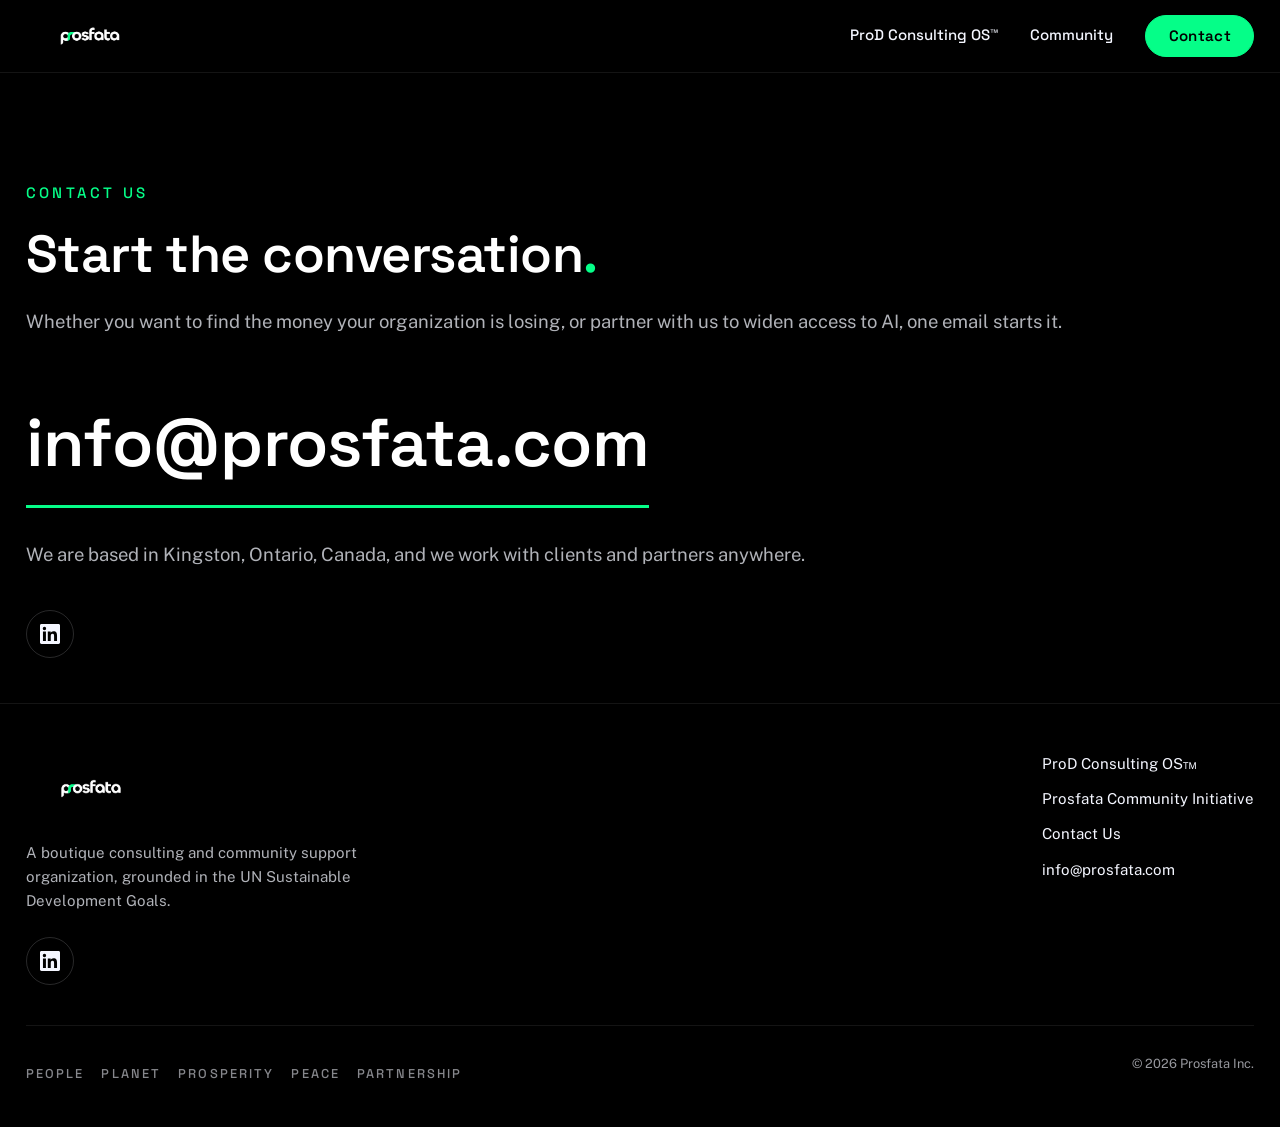
<file: contact.html>
<!DOCTYPE html>
<html lang="en">
<head>
  <meta charset="UTF-8">
  <meta name="viewport" content="width=device-width, initial-scale=1.0">
  <title>Contact Us | Prosfata Inc.</title>
  <meta name="description" content="Start the conversation with Prosfata Inc. Email info@prosfata.com. Based in Kingston, Ontario, Canada, working with clients and partners anywhere.">

  <link rel="canonical" href="https://prosfata.com/contact.html">
  <meta property="og:type" content="website">
  <meta property="og:site_name" content="Prosfata Inc.">
  <meta property="og:title" content="Contact Us | Prosfata Inc.">
  <meta property="og:description" content="Whether you want to find the money your organization is losing, or partner with us to widen access to AI, one email starts it.">
  <meta property="og:url" content="https://prosfata.com/contact.html">
  <meta property="og:image" content="https://prosfata.com/assets/og-image.png">
  <meta property="og:image:width" content="1200">
  <meta property="og:image:height" content="630">
  <meta name="twitter:card" content="summary_large_image">

  <link rel="icon" type="image/svg+xml" href="assets/prosfata-icon.svg">
  <link rel="icon" type="image/png" sizes="32x32" href="assets/favicon-32.png">
  <link rel="apple-touch-icon" href="assets/apple-touch-icon.png">

  <link rel="preload" href="assets/fonts/space-grotesk-latin-500-600.woff2" as="font" type="font/woff2" crossorigin>
  <link rel="preload" href="assets/fonts/public-sans-latin-400-500.woff2" as="font" type="font/woff2" crossorigin>

  <link rel="stylesheet" href="css/style.css">
</head>
<body>

  <header class="site-header">
    <div class="container">
      <a class="brand" href="index.html" aria-label="Prosfata Inc. home">
        <img src="assets/prosfata-logo-white.png" alt="Prosfata Inc." width="400" height="225">
      </a>
      <nav class="nav-desktop" aria-label="Primary">
        <a class="nav-link" href="prod-consulting-os.html">ProD Consulting OS&trade;</a>
        <a class="nav-link" href="community.html">Community</a>
        <a class="btn btn--primary nav-cta" href="contact.html" aria-current="page">Contact</a>
      </nav>
      <button class="nav-toggle" aria-expanded="false" aria-controls="mobile-menu" aria-label="Open menu">
        <span class="nav-toggle-bar"></span>
        <span class="nav-toggle-bar"></span>
        <span class="nav-toggle-bar"></span>
      </button>
    </div>
  </header>

  <nav class="nav-mobile" id="mobile-menu" aria-label="Mobile">
    <ul>
      <li><a class="nav-link" href="prod-consulting-os.html">ProD Consulting OS&trade;</a></li>
      <li><a class="nav-link" href="community.html">Community</a></li>
      <li><a class="btn btn--primary nav-cta" href="contact.html" aria-current="page">Contact</a></li>
    </ul>
  </nav>

  <main>

    <section class="page-hero contact-hero" aria-labelledby="contact-title">
      <div class="container">
        <p class="kicker">Contact Us</p>
        <h1 id="contact-title">Start the conversation<span class="echo">.</span></h1>
        <p class="lead">Whether you want to find the money your organization is losing, or partner with us to widen access to AI, one email starts it.</p>

        <a class="mailto-hero" href="mailto:info@prosfata.com">info@prosfata.com</a>

        <p class="lead">We are based in Kingston, Ontario, Canada, and we work with clients and partners anywhere.</p>

        <div class="social-row">
          <a class="social-link" href="https://www.linkedin.com/company/prosfata" target="_blank" rel="noopener" aria-label="Prosfata Inc. on LinkedIn (opens in a new tab)">
            <svg viewBox="0 0 24 24" aria-hidden="true" focusable="false"><path d="M20.45 20.45h-3.55v-5.57c0-1.33-.03-3.04-1.85-3.04-1.86 0-2.14 1.45-2.14 2.94v5.67H9.35V9h3.41v1.56h.05c.47-.9 1.63-1.85 3.36-1.85 3.6 0 4.27 2.37 4.27 5.46v6.28zM5.34 7.43a2.06 2.06 0 1 1 0-4.12 2.06 2.06 0 0 1 0 4.12zM7.12 20.45H3.56V9h3.56v11.45zM22.22 0H1.77C.79 0 0 .77 0 1.72v20.55C0 23.23.79 24 1.77 24h20.45c.98 0 1.78-.77 1.78-1.73V1.72C24 .77 23.2 0 22.22 0z"/></svg>
          </a>
          <!-- Future social icons go here as each channel is brought into alignment with the new positioning (see social media strategy note): -->
          <!-- Instagram (@prosfata): link after bio refresh and two or three posts in the new direction -->
          <!-- X (@prosfata): leave off until the account is active or retired -->
          <!-- Facebook, TikTok, YouTube: leave off until renamed, rebranded, or archived -->
        </div>
      </div>
    </section>

  </main>

  <footer class="site-footer">
    <div class="container">
      <div class="footer-top">
        <div class="footer-brand">
          <img src="assets/prosfata-logo-white.png" alt="Prosfata Inc." width="400" height="225">
          <p>A boutique consulting and community support organization, grounded in the UN Sustainable Development Goals.</p>
          <a class="social-link footer-social" href="https://www.linkedin.com/company/prosfata/" target="_blank" rel="noopener" aria-label="Prosfata Inc. on LinkedIn (opens in a new tab)">
            <svg viewBox="0 0 24 24" aria-hidden="true" focusable="false"><path d="M20.45 20.45h-3.55v-5.57c0-1.33-.03-3.04-1.85-3.04-1.86 0-2.14 1.45-2.14 2.94v5.67H9.35V9h3.41v1.56h.05c.47-.9 1.63-1.85 3.36-1.85 3.6 0 4.27 2.37 4.27 5.46v6.28zM5.34 7.43a2.06 2.06 0 1 1 0-4.12 2.06 2.06 0 0 1 0 4.12zM7.12 20.45H3.56V9h3.56v11.45zM22.22 0H1.77C.79 0 0 .77 0 1.72v20.55C0 23.23.79 24 1.77 24h20.45c.98 0 1.78-.77 1.78-1.73V1.72C24 .77 23.2 0 22.22 0z"/></svg>
          </a>
        </div>
        <nav class="footer-nav" aria-label="Footer">
          <a href="prod-consulting-os.html">ProD Consulting OS&trade;</a>
          <a href="community.html">Prosfata Community Initiative</a>
          <a href="contact.html">Contact Us</a>
          <a href="mailto:info@prosfata.com">info@prosfata.com</a>
        </nav>
      </div>
      <div class="footer-bottom">
        <ul class="footer-ps">
          <li>People</li>
          <li>Planet</li>
          <li>Prosperity</li>
          <li>Peace</li>
          <li>Partnership</li>
        </ul>
        <p class="footer-copy">&copy; 2026 Prosfata Inc.</p>
      </div>
    </div>
  </footer>

  <script src="js/main.js"></script>
</body>
</html>
</file>
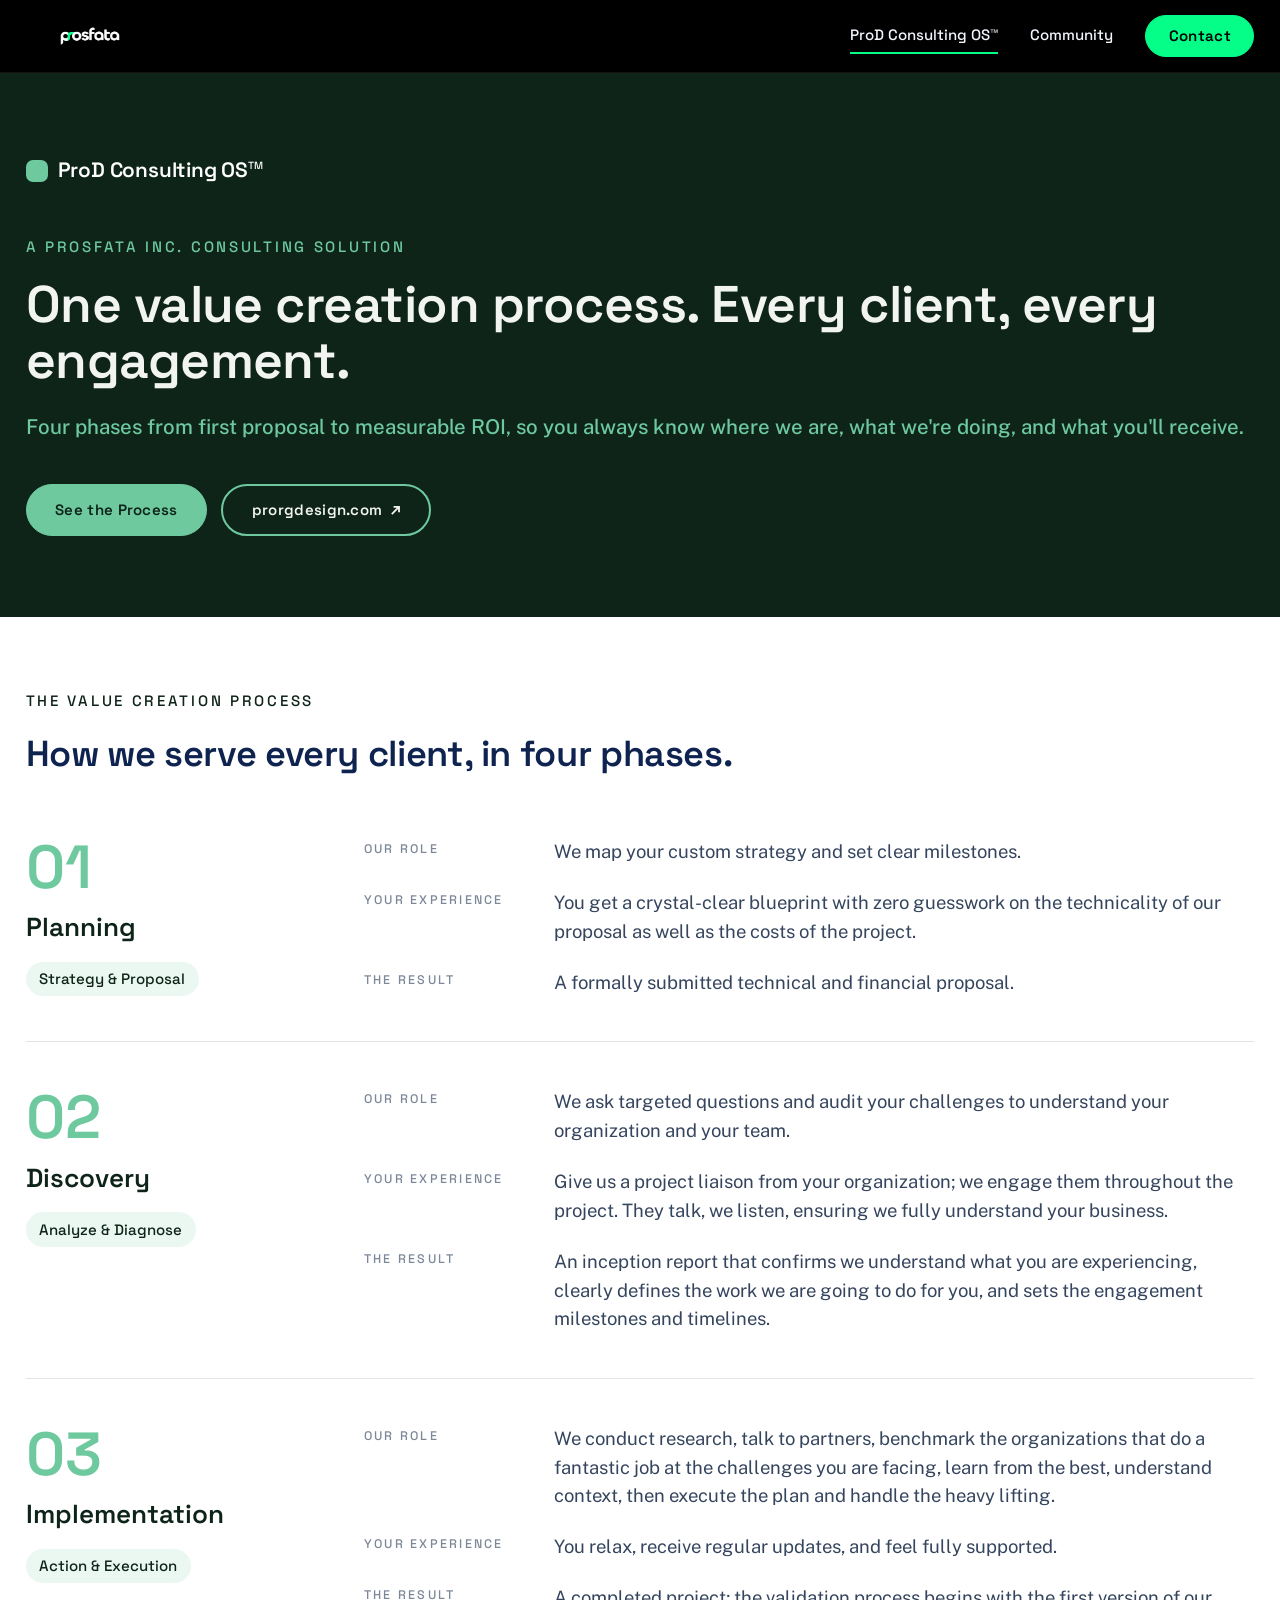
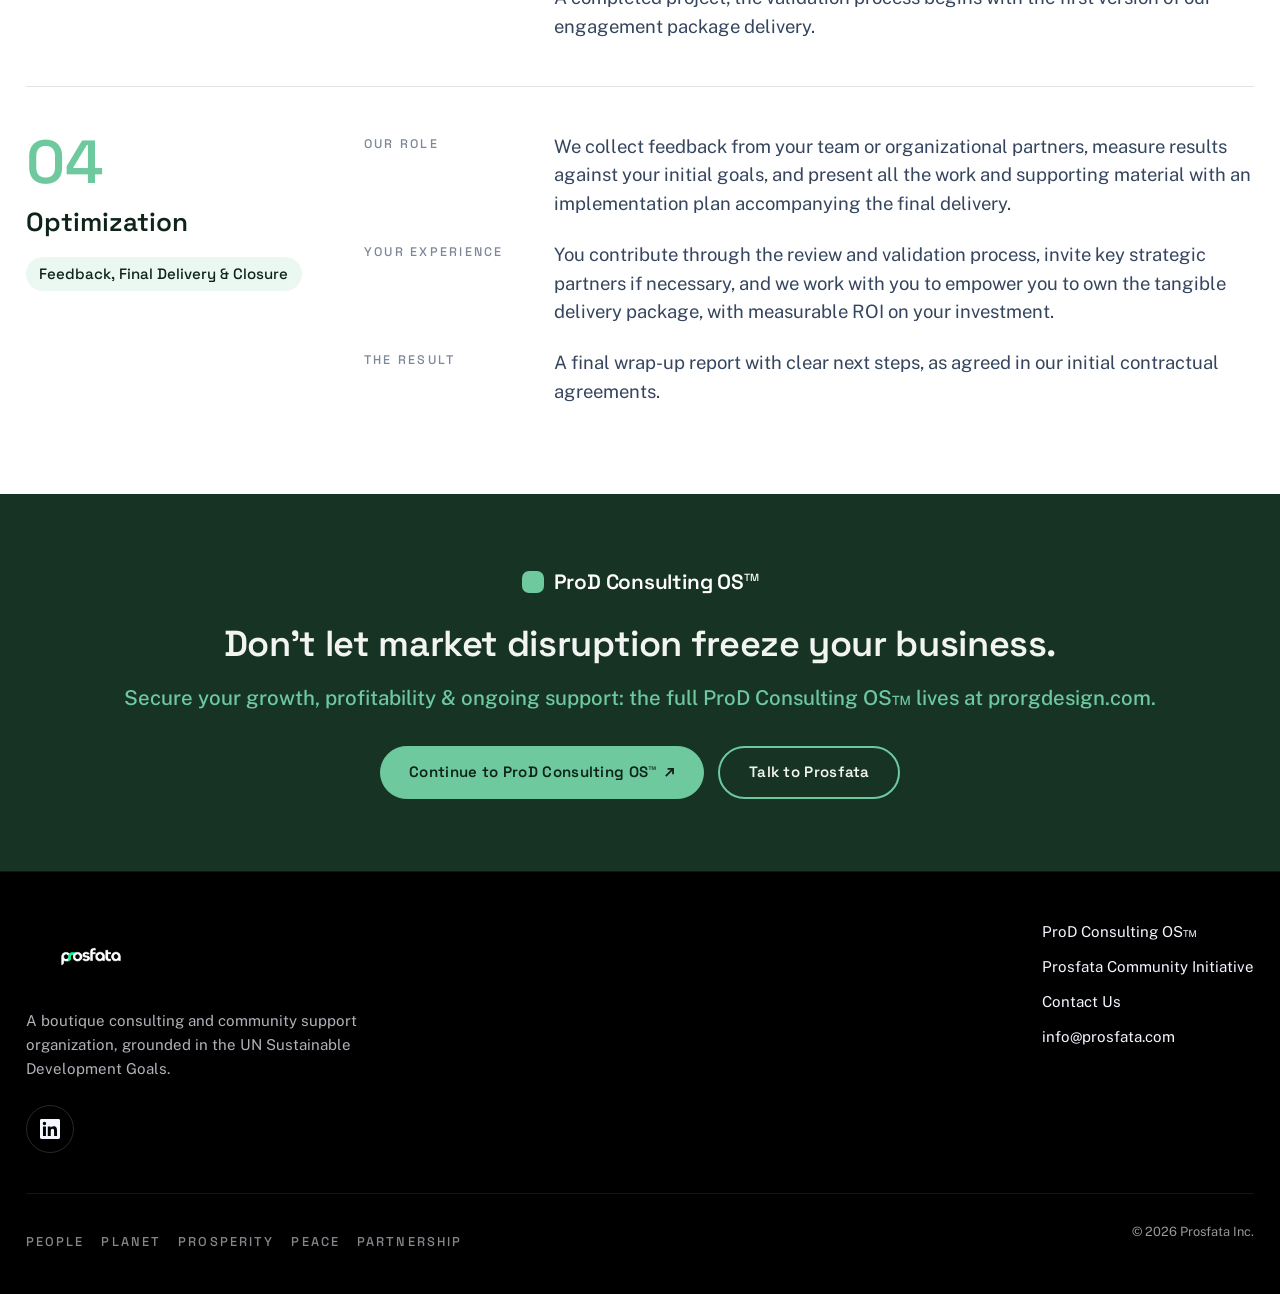
<file: prod-consulting-os.html>
<!DOCTYPE html>
<html lang="en">
<head>
  <meta charset="UTF-8">
  <meta name="viewport" content="width=device-width, initial-scale=1.0">
  <title>ProD Consulting OS&trade; | The Value Creation Process | Prosfata Inc.</title>
  <meta name="description" content="One value creation process, every client, every engagement. Four phases from first proposal to measurable ROI with ProD Consulting OS&trade;, a Prosfata Inc. consulting solution.">

  <link rel="canonical" href="https://prosfata.com/prod-consulting-os.html">
  <meta property="og:type" content="website">
  <meta property="og:site_name" content="Prosfata Inc.">
  <meta property="og:title" content="ProD Consulting OS&trade; | The Value Creation Process | Prosfata Inc.">
  <meta property="og:description" content="One value creation process. Every client, every engagement.">
  <meta property="og:url" content="https://prosfata.com/prod-consulting-os.html">
  <meta property="og:image" content="https://prosfata.com/assets/og-image.png">
  <meta property="og:image:width" content="1200">
  <meta property="og:image:height" content="630">
  <meta name="twitter:card" content="summary_large_image">

  <link rel="icon" type="image/svg+xml" href="assets/prosfata-icon.svg">
  <link rel="icon" type="image/png" sizes="32x32" href="assets/favicon-32.png">
  <link rel="apple-touch-icon" href="assets/apple-touch-icon.png">

  <link rel="preload" href="assets/fonts/space-grotesk-latin-500-600.woff2" as="font" type="font/woff2" crossorigin>
  <link rel="preload" href="assets/fonts/public-sans-latin-400-500.woff2" as="font" type="font/woff2" crossorigin>

  <link rel="stylesheet" href="css/style.css">
</head>
<body>

  <header class="site-header">
    <div class="container">
      <a class="brand" href="index.html" aria-label="Prosfata Inc. home">
        <img src="assets/prosfata-logo-white.png" alt="Prosfata Inc." width="400" height="225">
      </a>
      <nav class="nav-desktop" aria-label="Primary">
        <a class="nav-link" href="prod-consulting-os.html" aria-current="page">ProD Consulting OS&trade;</a>
        <a class="nav-link" href="community.html">Community</a>
        <a class="btn btn--primary nav-cta" href="contact.html">Contact</a>
      </nav>
      <button class="nav-toggle" aria-expanded="false" aria-controls="mobile-menu" aria-label="Open menu">
        <span class="nav-toggle-bar"></span>
        <span class="nav-toggle-bar"></span>
        <span class="nav-toggle-bar"></span>
      </button>
    </div>
  </header>

  <nav class="nav-mobile" id="mobile-menu" aria-label="Mobile">
    <ul>
      <li><a class="nav-link" href="prod-consulting-os.html" aria-current="page">ProD Consulting OS&trade;</a></li>
      <li><a class="nav-link" href="community.html">Community</a></li>
      <li><a class="btn btn--primary nav-cta" href="contact.html">Contact</a></li>
    </ul>
  </nav>

  <main>

    <!-- ProD hero: forest green, bridging Prosfata to the ProD brand -->
    <section class="prodx-hero" aria-labelledby="prod-title">
      <div class="container">
        <p class="prodx-logo">
          <span class="prodx-chip" aria-hidden="true"></span>
          <span class="prodx-wordmark">ProD Consulting OS<sup class="prodx-tm">TM</sup></span>
        </p>
        <p class="prodx-kicker">A Prosfata Inc. Consulting Solution</p>
        <h1 id="prod-title">One value creation process. Every client, every engagement.</h1>
        <p class="prodx-sub">Four phases from first proposal to measurable ROI, so you always know where we are, what we're doing, and what you'll receive.</p>
        <div class="prodx-ctas">
          <a class="btn prodx-btn-mint" href="#process">See the Process</a>
          <a class="btn prodx-btn-ghost" href="https://prorgdesign.com/" target="_blank" rel="noopener" aria-label="prorgdesign.com (opens in a new tab)">prorgdesign.com
            <svg class="ext-arrow" viewBox="0 0 12 12" aria-hidden="true" focusable="false"><path d="M2 10 L10 2 M4 2 H10 V8"/></svg>
          </a>
        </div>
      </div>
    </section>

    <!-- The Value Creation Process: light section, four phases -->
    <section id="process" class="prodx-process" aria-labelledby="process-h">
      <div class="container">
        <p class="prodx-kicker prodx-kicker--forest">The Value Creation Process</p>
        <h2 id="process-h">How we serve every client, in four phases.</h2>

        <article class="prodx-phase">
          <div class="prodx-phase-id">
            <div class="prodx-phase-n">01</div>
            <div class="prodx-phase-name">Planning</div>
            <span class="prodx-badge">Strategy &amp; Proposal</span>
          </div>
          <div class="prodx-phase-rows">
            <div class="prodx-row"><div class="prodx-row-label">Our Role</div><p>We map your custom strategy and set clear milestones.</p></div>
            <div class="prodx-row"><div class="prodx-row-label">Your Experience</div><p>You get a crystal-clear blueprint with zero guesswork on the technicality of our proposal as well as the costs of the project.</p></div>
            <div class="prodx-row"><div class="prodx-row-label">The Result</div><p>A formally submitted technical and financial proposal.</p></div>
          </div>
        </article>

        <article class="prodx-phase">
          <div class="prodx-phase-id">
            <div class="prodx-phase-n">02</div>
            <div class="prodx-phase-name">Discovery</div>
            <span class="prodx-badge">Analyze &amp; Diagnose</span>
          </div>
          <div class="prodx-phase-rows">
            <div class="prodx-row"><div class="prodx-row-label">Our Role</div><p>We ask targeted questions and audit your challenges to understand your organization and your team.</p></div>
            <div class="prodx-row"><div class="prodx-row-label">Your Experience</div><p>Give us a project liaison from your organization; we engage them throughout the project. They talk, we listen, ensuring we fully understand your business.</p></div>
            <div class="prodx-row"><div class="prodx-row-label">The Result</div><p>An inception report that confirms we understand what you are experiencing, clearly defines the work we are going to do for you, and sets the engagement milestones and timelines.</p></div>
          </div>
        </article>

        <article class="prodx-phase">
          <div class="prodx-phase-id">
            <div class="prodx-phase-n">03</div>
            <div class="prodx-phase-name">Implementation</div>
            <span class="prodx-badge">Action &amp; Execution</span>
          </div>
          <div class="prodx-phase-rows">
            <div class="prodx-row"><div class="prodx-row-label">Our Role</div><p>We conduct research, talk to partners, benchmark the organizations that do a fantastic job at the challenges you are facing, learn from the best, understand context, then execute the plan and handle the heavy lifting.</p></div>
            <div class="prodx-row"><div class="prodx-row-label">Your Experience</div><p>You relax, receive regular updates, and feel fully supported.</p></div>
            <div class="prodx-row"><div class="prodx-row-label">The Result</div><p>A completed project; the validation process begins with the first version of our engagement package delivery.</p></div>
          </div>
        </article>

        <article class="prodx-phase">
          <div class="prodx-phase-id">
            <div class="prodx-phase-n">04</div>
            <div class="prodx-phase-name">Optimization</div>
            <span class="prodx-badge">Feedback, Final Delivery &amp; Closure</span>
          </div>
          <div class="prodx-phase-rows">
            <div class="prodx-row"><div class="prodx-row-label">Our Role</div><p>We collect feedback from your team or organizational partners, measure results against your initial goals, and present all the work and supporting material with an implementation plan accompanying the final delivery.</p></div>
            <div class="prodx-row"><div class="prodx-row-label">Your Experience</div><p>You contribute through the review and validation process, invite key strategic partners if necessary, and we work with you to empower you to own the tangible delivery package, with measurable ROI on your investment.</p></div>
            <div class="prodx-row"><div class="prodx-row-label">The Result</div><p>A final wrap-up report with clear next steps, as agreed in our initial contractual agreements.</p></div>
          </div>
        </article>
      </div>
    </section>

    <!-- Bridge CTA: hand-off to prorgdesign.com -->
    <section class="prodx-bridge" aria-labelledby="bridge-h">
      <div class="container">
        <p class="prodx-logo prodx-logo--center">
          <span class="prodx-chip" aria-hidden="true"></span>
          <span class="prodx-wordmark">ProD Consulting OS<sup class="prodx-tm">TM</sup></span>
        </p>
        <h2 id="bridge-h">Don't let market disruption freeze your business.</h2>
        <p class="prodx-sub">Secure your growth, profitability &amp; ongoing support: the full ProD Consulting OS&trade; lives at prorgdesign.com.</p>
        <div class="prodx-ctas prodx-ctas--center">
          <a class="btn prodx-btn-mint" href="https://prorgdesign.com/" target="_blank" rel="noopener" aria-label="Continue to ProD Consulting OS&trade; (opens in a new tab)">Continue to ProD Consulting OS&trade;
            <svg class="ext-arrow" viewBox="0 0 12 12" aria-hidden="true" focusable="false"><path d="M2 10 L10 2 M4 2 H10 V8"/></svg>
          </a>
          <a class="btn prodx-btn-ghost" href="contact.html">Talk to Prosfata</a>
        </div>
      </div>
    </section>

  </main>

  <footer class="site-footer">
    <div class="container">
      <div class="footer-top">
        <div class="footer-brand">
          <img src="assets/prosfata-logo-white.png" alt="Prosfata Inc." width="400" height="225">
          <p>A boutique consulting and community support organization, grounded in the UN Sustainable Development Goals.</p>
          <a class="social-link footer-social" href="https://www.linkedin.com/company/prosfata/" target="_blank" rel="noopener" aria-label="Prosfata Inc. on LinkedIn (opens in a new tab)">
            <svg viewBox="0 0 24 24" aria-hidden="true" focusable="false"><path d="M20.45 20.45h-3.55v-5.57c0-1.33-.03-3.04-1.85-3.04-1.86 0-2.14 1.45-2.14 2.94v5.67H9.35V9h3.41v1.56h.05c.47-.9 1.63-1.85 3.36-1.85 3.6 0 4.27 2.37 4.27 5.46v6.28zM5.34 7.43a2.06 2.06 0 1 1 0-4.12 2.06 2.06 0 0 1 0 4.12zM7.12 20.45H3.56V9h3.56v11.45zM22.22 0H1.77C.79 0 0 .77 0 1.72v20.55C0 23.23.79 24 1.77 24h20.45c.98 0 1.78-.77 1.78-1.73V1.72C24 .77 23.2 0 22.22 0z"/></svg>
          </a>
        </div>
        <nav class="footer-nav" aria-label="Footer">
          <a href="prod-consulting-os.html">ProD Consulting OS&trade;</a>
          <a href="community.html">Prosfata Community Initiative</a>
          <a href="contact.html">Contact Us</a>
          <a href="mailto:info@prosfata.com">info@prosfata.com</a>
        </nav>
      </div>
      <div class="footer-bottom">
        <ul class="footer-ps">
          <li>People</li>
          <li>Planet</li>
          <li>Prosperity</li>
          <li>Peace</li>
          <li>Partnership</li>
        </ul>
        <p class="footer-copy">&copy; 2026 Prosfata Inc.</p>
      </div>
    </div>
  </footer>

  <script src="js/main.js"></script>
</body>
</html>
</file>
<file: css/style.css>
/* ==========================================================================
   Prosfata Inc. shared stylesheet
   Brand tokens extracted from Prosfata Inc Blue Background Logo Icon.svg
   ========================================================================== */

/* Self-hosted fonts (latin subsets, variable weight ranges) */
@font-face {
  font-family: 'Public Sans';
  font-style: normal;
  font-weight: 400 500;
  font-display: swap;
  src: url(../assets/fonts/public-sans-latin-400-500.woff2) format('woff2');
  unicode-range: U+0000-00FF, U+0131, U+0152-0153, U+02BB-02BC, U+02C6, U+02DA, U+02DC, U+0304, U+0308, U+0329, U+2000-206F, U+20AC, U+2122, U+2191, U+2193, U+2212, U+2215, U+FEFF, U+FFFD;
}

@font-face {
  font-family: 'Space Grotesk';
  font-style: normal;
  font-weight: 500 600;
  font-display: swap;
  src: url(../assets/fonts/space-grotesk-latin-500-600.woff2) format('woff2');
  unicode-range: U+0000-00FF, U+0131, U+0152-0153, U+02BB-02BC, U+02C6, U+02DA, U+02DC, U+0304, U+0308, U+0329, U+2000-206F, U+20AC, U+2122, U+2191, U+2193, U+2212, U+2215, U+FEFF, U+FFFD;
}

:root {
  --brand-blue: #0000FF;   /* exact fill from SVG icon */
  --brand-green: #05FE88;  /* exact fill from SVG icon */
  --black: #000000;
  --off-black: #070812;
  --ink: #F4F6FF;
  --white: #FFFFFF;
  --muted: rgba(244, 246, 255, 0.72);
  --hairline: rgba(244, 246, 255, 0.16);

  --font-display: "Space Grotesk", "Segoe UI", sans-serif;
  --font-body: "Public Sans", "Segoe UI", sans-serif;

  /* Fluid type: 360px viewport -> 2560px viewport */
  --fs-hero: clamp(2rem, 1.3rem + 2.1vw, 4.5rem);
  --fs-h2: clamp(1.7rem, 1.35rem + 1.6vw, 3.6rem);
  --fs-h3: clamp(1.15rem, 1.05rem + 0.45vw, 1.7rem);
  --fs-body: clamp(1rem, 0.94rem + 0.27vw, 1.375rem);
  --fs-small: clamp(0.85rem, 0.82rem + 0.15vw, 1.05rem);

  --section-pad: clamp(4rem, 5rem + 2vw, 9rem); /* 64px mobile -> 96px+ desktop */
}

*,
*::before,
*::after {
  box-sizing: border-box;
}

html {
  scroll-behavior: smooth;
}

body {
  margin: 0;
  overflow-x: clip;
  background: var(--black);
  color: var(--ink);
  font-family: var(--font-body);
  font-size: var(--fs-body);
  line-height: 1.6;
  -webkit-font-smoothing: antialiased;
  text-rendering: optimizeLegibility;
}

img {
  max-width: 100%;
  height: auto;
}

h1, h2, h3 {
  font-family: var(--font-display);
  color: var(--white);
  line-height: 1.12;
  margin: 0 0 1.5rem;
  font-weight: 600;
  letter-spacing: -0.01em;
}

p {
  margin: 0 0 1.25rem;
}

a {
  color: var(--ink);
  text-decoration-color: var(--brand-blue);
  text-decoration-thickness: 2px;
  text-underline-offset: 4px;
}

a:hover {
  color: var(--white);
  text-decoration-color: var(--brand-green);
}

:focus-visible {
  outline: 2px solid var(--brand-green);
  outline-offset: 3px;
  border-radius: 2px;
}

::selection {
  background: var(--brand-blue);
  color: var(--white);
}

.container {
  width: 100%;
  margin-inline: auto;
  /* Full-width layout: content spans the screen with minimal side padding */
  padding-inline: clamp(1rem, 2vw, 3rem);
}

.section {
  padding-block: var(--section-pad);
}

.section--off {
  background: var(--off-black);
}

.kicker {
  font-family: var(--font-display);
  font-size: var(--fs-small);
  font-weight: 500;
  text-transform: uppercase;
  letter-spacing: 0.22em;
  color: var(--brand-green);
  margin: 0 0 1.25rem;
}

.echo {
  color: var(--brand-green); /* the green letterform echo */
}

.lead {
  color: var(--muted);
}

/* --------------------------------------------------------------------------
   Buttons
   -------------------------------------------------------------------------- */

.btn {
  display: inline-flex;
  align-items: center;
  justify-content: center;
  gap: 0.5em;
  min-height: 48px;
  padding: 0.8em 1.9em;
  border-radius: 999px;
  font-family: var(--font-display);
  font-size: var(--fs-small);
  font-weight: 600;
  letter-spacing: 0.02em;
  text-decoration: none;
  cursor: pointer;
  transition: transform 160ms ease, background-color 160ms ease,
    color 160ms ease, border-color 160ms ease, box-shadow 160ms ease;
}

.btn--primary {
  background: var(--brand-green);
  color: var(--black);
  border: 1px solid var(--brand-green);
}

.btn--primary:hover {
  background: var(--white);
  border-color: var(--white);
  color: var(--black);
  transform: translateY(-2px);
  box-shadow: 0 8px 30px rgba(5, 254, 136, 0.25);
}

.btn--secondary {
  background: transparent;
  color: var(--white);
  border: 1px solid rgba(244, 246, 255, 0.65);
}

.btn--secondary:hover {
  border-color: var(--brand-green);
  color: var(--brand-green);
  transform: translateY(-2px);
}

/* --------------------------------------------------------------------------
   Header
   -------------------------------------------------------------------------- */

.site-header {
  position: sticky;
  top: 0;
  z-index: 100;
  background: rgba(0, 0, 0, 0.78);
  backdrop-filter: blur(14px);
  -webkit-backdrop-filter: blur(14px);
  border-bottom: 1px solid rgba(244, 246, 255, 0.08);
}

.site-header .container {
  display: flex;
  align-items: center;
  justify-content: space-between;
  min-height: 72px;
}

.brand {
  display: inline-flex;
  align-items: center;
  text-decoration: none;
}

.brand img {
  width: clamp(120px, 10vw, 180px);
  height: auto;
  display: block;
}

.nav-desktop {
  display: flex;
  align-items: center;
  gap: clamp(1.25rem, 2.5vw, 2.5rem);
}

.nav-link {
  font-family: var(--font-display);
  font-size: var(--fs-small);
  font-weight: 500;
  color: var(--ink);
  text-decoration: none;
  padding: 0.35em 0;
  border-bottom: 2px solid transparent;
  transition: color 160ms ease, border-color 160ms ease;
}

.nav-link:hover {
  color: var(--white);
  border-bottom-color: var(--brand-blue);
}

.nav-link[aria-current="page"] {
  border-bottom-color: var(--brand-green);
}

.nav-cta {
  min-height: 42px;
  padding: 0.55em 1.5em;
}

.ext-arrow {
  display: inline-block;
  width: 0.72em;
  height: 0.72em;
  vertical-align: baseline;
  fill: none;
  stroke: currentColor;
  stroke-width: 2;
}

/* Hamburger */

.nav-toggle {
  display: none;
  background: transparent;
  border: 0;
  padding: 10px;
  cursor: pointer;
}

.nav-toggle-bar {
  display: block;
  width: 26px;
  height: 2px;
  background: var(--white);
  margin: 6px 0;
  transition: transform 200ms ease, opacity 200ms ease;
}

.nav-toggle[aria-expanded="true"] .nav-toggle-bar:nth-child(1) {
  transform: translateY(8px) rotate(45deg);
}

.nav-toggle[aria-expanded="true"] .nav-toggle-bar:nth-child(2) {
  opacity: 0;
}

.nav-toggle[aria-expanded="true"] .nav-toggle-bar:nth-child(3) {
  transform: translateY(-8px) rotate(-45deg);
}

/* Full-screen mobile menu */

.nav-mobile {
  display: none;
  position: fixed;
  inset: 0;
  z-index: 90;
  background: var(--black);
  padding-top: 96px;
}

.nav-mobile.is-open {
  display: block;
}

.nav-mobile ul {
  list-style: none;
  margin: 0;
  padding: 0;
  display: flex;
  flex-direction: column;
  align-items: center;
  gap: 2.5rem;
  margin-top: 8vh;
}

.nav-mobile .nav-link {
  font-size: clamp(1.7rem, 6vw, 2.4rem);
  font-weight: 600;
}

.nav-mobile .nav-cta {
  font-size: clamp(1.3rem, 5vw, 1.8rem);
  padding: 0.6em 1.6em;
}

body.nav-open {
  overflow: hidden;
}

@media (max-width: 700px) {
  .nav-desktop {
    display: none;
  }

  .nav-toggle {
    display: block;
  }
}

/* --------------------------------------------------------------------------
   Hero
   -------------------------------------------------------------------------- */

.hero {
  position: relative;
  min-height: calc(100svh - 73px); /* header is sticky above */
  display: flex;
  align-items: center;
  overflow: hidden;
  padding-block: clamp(2rem, 5vh, 4rem) clamp(4rem, 9vh, 6rem);
}

/* Text beside the planet: the image is never covered by words */
.hero-layout {
  display: grid;
  grid-template-columns: minmax(0, 1.3fr) minmax(0, 0.7fr);
  align-items: center;
  gap: clamp(2rem, 5vw, 5rem);
}

.hero-planet {
  justify-self: center;
  width: min(100%, 85svh, 760px);
  pointer-events: none;
}

.hero-planet img {
  display: block;
  width: 100%;
  height: auto;
  -webkit-mask-image: radial-gradient(circle closest-side, #000 68%, transparent 99%);
  mask-image: radial-gradient(circle closest-side, #000 68%, transparent 99%);
}

@media (prefers-reduced-motion: no-preference) {
  .hero-planet img {
    animation: planet-drift 30s ease-in-out infinite alternate;
  }
}

@keyframes planet-drift {
  from { transform: scale(1); }
  to { transform: scale(1.04); }
}

.hero-content {
  text-align: left;
  display: flex;
  flex-direction: column;
  align-items: flex-start;
}

.hero-content h1 {
  font-size: var(--fs-hero);
}

.hero-sub {
  color: var(--ink);
}

.hero-ctas {
  display: flex;
  gap: 1rem;
  justify-content: flex-start;
  flex-wrap: wrap;
  margin-top: 2.25rem;
}

/* Scroll cue: a thin animated line */
.scroll-cue {
  position: absolute;
  bottom: 28px;
  left: 50%;
  transform: translateX(-50%);
  z-index: 3;
  width: 1px;
  height: 44px;
  overflow: hidden;
}

.scroll-cue::before {
  content: "";
  display: block;
  width: 100%;
  height: 100%;
  background: linear-gradient(to bottom, transparent, var(--brand-green));
}

@media (prefers-reduced-motion: no-preference) {
  .scroll-cue::before {
    animation: cue-fall 2.2s ease-in-out infinite;
  }

  @keyframes cue-fall {
    0% { transform: translateY(-100%); }
    55% { transform: translateY(0); }
    100% { transform: translateY(100%); }
  }
}

/* Tablets and phones: planet first, smaller, words right underneath */
@media (max-width: 900px) {
  .hero {
    align-items: flex-start;
  }

  .hero-layout {
    grid-template-columns: 1fr;
    gap: clamp(1.25rem, 3vh, 2.5rem);
  }

  .hero-planet {
    order: -1;
    width: min(74vw, 46svh);
  }

  .hero-content {
    text-align: center;
    align-items: center;
  }

  .hero-content h1 {
    margin-inline: auto;
  }

  .hero-sub {
    margin-inline: auto;
  }

  .hero-ctas {
    justify-content: center;
  }
}

/* Phones: stacked full-width CTAs */
@media (max-width: 640px) {
  .hero-ctas {
    flex-direction: column;
    width: 100%;
    max-width: 340px;
    margin-inline: auto;
  }

  .hero-ctas .btn {
    width: 100%;
  }
}

/* --------------------------------------------------------------------------
   5 Ps strip
   -------------------------------------------------------------------------- */

.pillars {
  text-align: center;
  border-top: 1px solid rgba(0, 0, 255, 0.35);
  border-bottom: 1px solid rgba(0, 0, 255, 0.35);
}

.pillars-words {
  display: flex;
  flex-wrap: wrap;
  justify-content: center;
  column-gap: clamp(1.1rem, 3vw, 3rem);
  row-gap: 0.5rem;
  font-family: var(--font-display);
  font-weight: 600;
  font-size: clamp(1.05rem, 0.8rem + 1.3vw, 2.1rem);
  letter-spacing: 0.14em;
  text-transform: uppercase;
  color: var(--brand-green);
  margin: 0 0 1.5rem;
  padding: 0;
  list-style: none;
}

.pillars p {
  margin-inline: auto;
  color: var(--muted);
}

/* --------------------------------------------------------------------------
   Product sections
   -------------------------------------------------------------------------- */

.proof-grid {
  display: grid;
  grid-template-columns: repeat(3, 1fr);
  gap: clamp(1rem, 2vw, 2rem);
  margin: 3rem 0;
}

.proof-card {
  border: 1px solid var(--hairline);
  border-radius: 14px;
  padding: clamp(1.5rem, 2.5vw, 2.25rem);
  background: rgba(244, 246, 255, 0.02);
  transition: border-color 160ms ease;
}

.proof-card:hover {
  border-color: rgba(0, 0, 255, 0.55);
}

.proof-card h3 {
  font-size: var(--fs-h3);
  margin-bottom: 0.75rem;
}

.proof-card p {
  color: var(--muted);
  font-size: var(--fs-small);
  margin: 0;
}

@media (max-width: 1023px) {
  .proof-grid {
    grid-template-columns: repeat(2, 1fr);
  }
}

@media (max-width: 640px) {
  .proof-grid {
    grid-template-columns: 1fr;
  }
}

.section h2 {
  font-size: var(--fs-h2);
}

/* --------------------------------------------------------------------------
   Bridge + closing
   -------------------------------------------------------------------------- */

.bridge {
  text-align: center;
}

.bridge p {
  font-family: var(--font-display);
  font-size: clamp(1.3rem, 1.1rem + 1.1vw, 2.4rem);
  font-weight: 500;
  line-height: 1.35;
  color: var(--white);
  margin-inline: auto;
}

.closing,
.page-closing {
  text-align: center;
}

.closing h2,
.page-closing h2 {
  margin-inline: auto;
}

.closing p,
.page-closing p {
  margin-inline: auto;
  color: var(--muted);
}

.closing .btn,
.page-closing .btn {
  margin-top: 1.5rem;
}

/* --------------------------------------------------------------------------
   Inner pages (community, contact)
   -------------------------------------------------------------------------- */

.page-hero {
  padding-top: clamp(5rem, 12vh, 10rem);
  padding-bottom: clamp(2rem, 5vh, 4rem);
  position: relative;
}

.page-hero h1 {
  font-size: clamp(2rem, 1.5rem + 2.2vw, 4.6rem);
}

.page-mark {
  position: absolute;
  top: clamp(2rem, 8vh, 6rem);
  right: clamp(-4rem, -2vw, 0rem);
  width: clamp(200px, 28vw, 480px);
  opacity: 0.09;
  pointer-events: none;
  user-select: none;
}

@media (max-width: 700px) {
  .page-mark {
    right: 0;
  }
}

.content-blocks .block {
  padding-block: clamp(1.5rem, 3vh, 3rem);
}

.content-blocks h2 {
  font-size: var(--fs-h3);
  color: var(--brand-green);
  font-weight: 500;
  text-transform: uppercase;
  letter-spacing: 0.18em;
  margin-bottom: 1rem;
}

.content-blocks p {
  font-size: var(--fs-body);
  color: var(--ink);
}

/* --------------------------------------------------------------------------
   ProD Consulting OS page (implemented from the Prosfata Design System
   project, ui_kits/website/prod-consulting.html). ProD palette is local to
   this page: a bridge to the ProD brand, not part of the Prosfata token set.
   -------------------------------------------------------------------------- */

.prodx-hero,
.prodx-process,
.prodx-bridge {
  --prod-forest: #0E2419;
  --prod-forest-soft: #163324;
  --prod-mint: #6EC99F;
  --prod-mint-soft: rgba(110, 201, 159, 0.14);
  --prod-paper: #F2F4F2;
  --prod-navy: #0E234F;
  --prod-body: #35455E;
  --prod-muted: #7C8798;
  --prod-hairline: rgba(14, 35, 79, 0.12);
}

.prodx-logo {
  display: flex;
  align-items: center;
  gap: 10px;
  margin: 0 0 3rem;
}

.prodx-logo--center {
  justify-content: center;
  margin-bottom: 1.4rem;
}

.prodx-chip {
  width: 22px;
  height: 22px;
  flex: none;
  border-radius: 7px;
  background: var(--prod-mint);
}

.prodx-wordmark {
  font-family: var(--font-display);
  font-weight: 600;
  font-size: 1.3rem;
  color: var(--white);
  letter-spacing: -0.01em;
  white-space: nowrap;
}

.prodx-tm {
  font-size: 0.5em;
  font-weight: 400;
}

.prodx-kicker {
  font-family: var(--font-display);
  font-size: var(--fs-small);
  font-weight: 500;
  text-transform: uppercase;
  letter-spacing: 0.18em;
  color: var(--prod-mint);
  margin: 0 0 1.1rem;
}

.prodx-kicker--forest {
  color: var(--prod-forest);
}

/* Hero */

.prodx-hero {
  background: var(--prod-forest);
  padding-block: clamp(4rem, 9vh, 6rem);
}

.prodx-hero h1 {
  margin: 0;
  font-size: clamp(2rem, 1.3rem + 2.4vw, 4rem);
  line-height: 1.08;
  color: var(--prod-paper);
}

.prodx-sub {
  margin: 1.5rem 0 0;
  font-size: clamp(1.05rem, 1rem + 0.35vw, 1.35rem);
  line-height: 1.55;
  font-weight: 500;
  color: var(--prod-mint);
}

.prodx-ctas {
  display: flex;
  gap: 14px;
  flex-wrap: wrap;
  margin-top: 2.5rem;
}

.prodx-ctas--center {
  justify-content: center;
  margin-top: 2rem;
}

.prodx-btn-mint {
  background: var(--prod-mint);
  color: var(--prod-forest);
  border: 1px solid var(--prod-mint);
}

.prodx-btn-mint:hover {
  background: var(--prod-paper);
  border-color: var(--prod-paper);
  color: var(--prod-forest);
  transform: translateY(-2px);
}

.prodx-btn-ghost {
  background: transparent;
  color: var(--prod-paper);
  border: 2px solid var(--prod-mint);
}

.prodx-btn-ghost:hover {
  background: var(--prod-mint-soft);
  color: var(--prod-paper);
  transform: translateY(-2px);
}

/* The Value Creation Process */

.prodx-process {
  background: #FFFFFF;
  padding-block: clamp(4rem, 8vh, 5.5rem);
}

.prodx-process h2 {
  margin: 0 0 1rem;
  font-size: clamp(1.6rem, 1.3rem + 1.2vw, 2.6rem);
  line-height: 1.25;
  color: var(--prod-navy);
}

.prodx-phase {
  display: grid;
  grid-template-columns: 300px 1fr;
  gap: clamp(1.5rem, 3vw, 3rem);
  padding-block: clamp(2.5rem, 5vh, 3.5rem);
  border-bottom: 1px solid var(--prod-hairline);
}

.prodx-phase:last-of-type {
  border-bottom: none;
  padding-bottom: 1rem;
}

.prodx-phase-n {
  font-family: var(--font-display);
  font-size: clamp(2.8rem, 2.2rem + 2vw, 4rem);
  font-weight: 600;
  line-height: 1;
  color: var(--prod-mint);
}

.prodx-phase-name {
  font-family: var(--font-display);
  font-size: clamp(1.3rem, 1.15rem + 0.6vw, 1.75rem);
  font-weight: 600;
  color: var(--prod-forest);
  margin-top: 0.6rem;
}

.prodx-badge {
  display: inline-block;
  margin-top: 0.8rem;
  padding: 0.35em 0.9em;
  border-radius: 999px;
  background: var(--prod-mint-soft);
  color: var(--prod-forest);
  font-family: var(--font-display);
  font-size: var(--fs-small);
  font-weight: 500;
}

.prodx-phase-rows {
  display: flex;
  flex-direction: column;
  gap: 1.4rem;
}

.prodx-row {
  display: grid;
  grid-template-columns: 170px 1fr;
  gap: 1.25rem;
}

.prodx-row-label {
  font-family: var(--font-display);
  font-size: 0.78rem;
  letter-spacing: 0.18em;
  text-transform: uppercase;
  font-weight: 500;
  color: var(--prod-muted);
  padding-top: 3px;
}

.prodx-row p {
  margin: 0;
  font-size: var(--fs-body);
  line-height: 1.55;
  color: var(--prod-body);
}

/* Bridge CTA */

.prodx-bridge {
  background: var(--prod-forest-soft);
  padding-block: clamp(4rem, 8vh, 5.5rem);
  text-align: center;
}

.prodx-bridge h2 {
  margin: 0;
  font-size: clamp(1.6rem, 1.3rem + 1.2vw, 2.6rem);
  line-height: 1.25;
  color: var(--prod-paper);
}

.prodx-bridge .prodx-sub {
  margin-top: 1rem;
}

@media (max-width: 900px) {
  .prodx-phase {
    grid-template-columns: 1fr;
    gap: 1.25rem;
  }

  .prodx-row {
    grid-template-columns: 1fr;
    gap: 0.35rem;
  }
}

/* Contact */

.contact-hero {
  min-height: 62svh;
  display: flex;
  align-items: center;
}

.mailto-hero {
  display: inline-block;
  font-family: var(--font-display);
  font-weight: 600;
  font-size: clamp(1.55rem, 0.7rem + 4.4vw, 5rem);
  letter-spacing: -0.01em;
  color: var(--white);
  text-decoration: none;
  border-bottom: 3px solid var(--brand-green);
  padding-bottom: 0.12em;
  margin: 2rem 0;
  overflow-wrap: anywhere;
  transition: color 160ms ease, border-color 160ms ease;
}

.mailto-hero:hover {
  color: var(--brand-green);
  border-bottom-color: var(--brand-blue);
}

.social-row {
  display: flex;
  align-items: center;
  gap: 1.25rem;
  margin-top: 2.5rem;
}

.social-link {
  display: inline-flex;
  align-items: center;
  justify-content: center;
  width: 48px;
  height: 48px;
  border: 1px solid var(--hairline);
  border-radius: 50%;
  color: var(--ink);
  transition: border-color 160ms ease, color 160ms ease, transform 160ms ease;
}

.social-link:hover {
  border-color: var(--brand-green);
  color: var(--brand-green);
  transform: translateY(-2px);
}

.social-link svg {
  width: 20px;
  height: 20px;
  fill: currentColor;
}

/* --------------------------------------------------------------------------
   Footer
   -------------------------------------------------------------------------- */

.site-footer {
  border-top: 1px solid rgba(244, 246, 255, 0.08);
  padding-block: clamp(3rem, 5vh, 4.5rem) 2rem;
  font-size: var(--fs-small);
  color: var(--muted);
}

.footer-top {
  display: flex;
  flex-wrap: wrap;
  justify-content: space-between;
  align-items: flex-start;
  gap: 2.5rem;
  margin-bottom: 2.5rem;
}

.footer-brand img {
  width: 130px;
  height: auto;
  display: block;
  margin-bottom: 1rem;
}

.footer-brand p {
  max-width: 38ch;
  margin: 0;
}

.footer-social {
  margin-top: 1.5rem;
}

.footer-nav {
  display: flex;
  flex-direction: column;
  gap: 0.7rem;
}

.footer-nav a {
  text-decoration: none;
  color: var(--ink);
}

.footer-nav a:hover {
  color: var(--brand-green);
}

.footer-bottom {
  display: flex;
  flex-wrap: wrap;
  justify-content: space-between;
  align-items: center;
  gap: 1rem;
  border-top: 1px solid rgba(244, 246, 255, 0.08);
  padding-top: 1.75rem;
}

.footer-ps {
  display: flex;
  flex-wrap: wrap;
  gap: 0.4rem 1.1rem;
  list-style: none;
  margin: 0;
  padding: 0;
  font-family: var(--font-display);
  font-size: 0.8rem;
  letter-spacing: 0.16em;
  text-transform: uppercase;
  color: rgba(244, 246, 255, 0.55);
}

.footer-copy {
  font-size: 0.8rem;
  color: rgba(244, 246, 255, 0.62);
}

/* --------------------------------------------------------------------------
   TV / ultrawide: hold the column, let the field breathe
   -------------------------------------------------------------------------- */

@media (min-width: 2200px) {
  .section {
    padding-block: clamp(9rem, 8vh, 12rem);
  }
}
</file>
